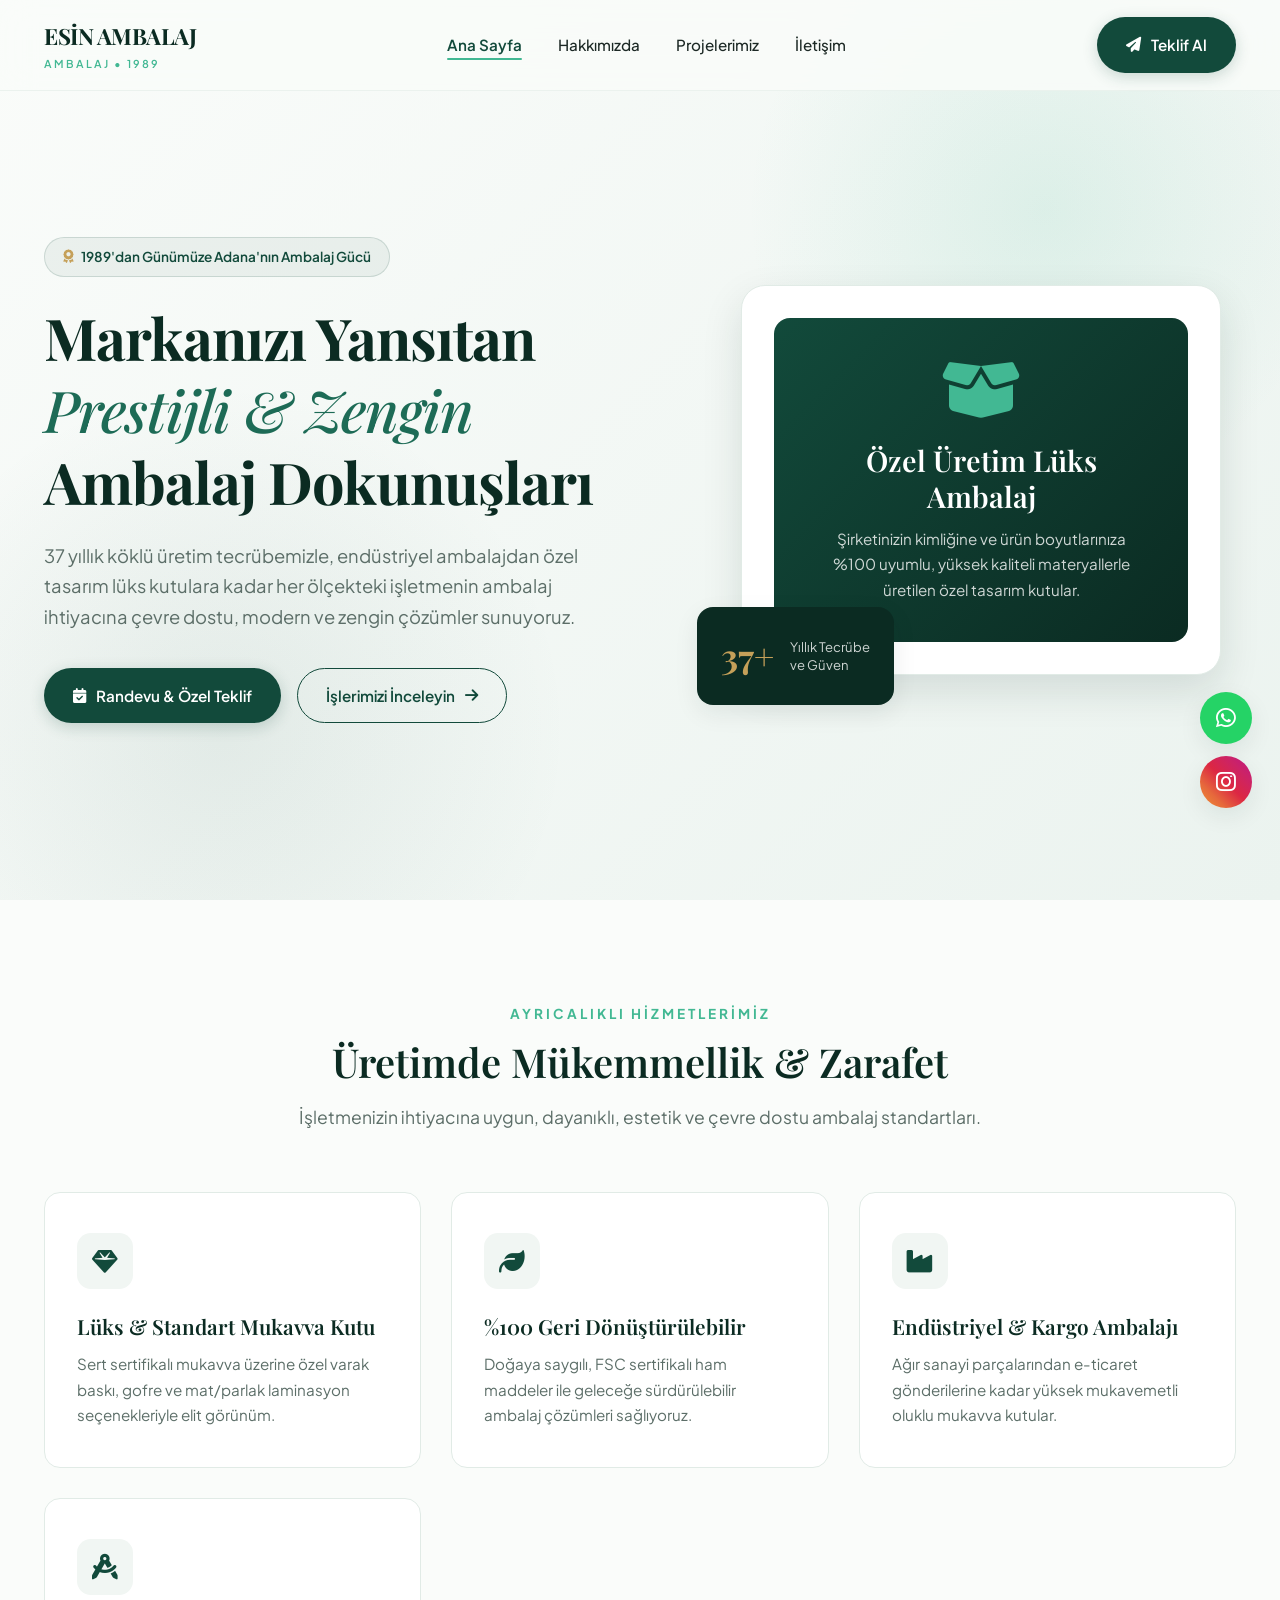
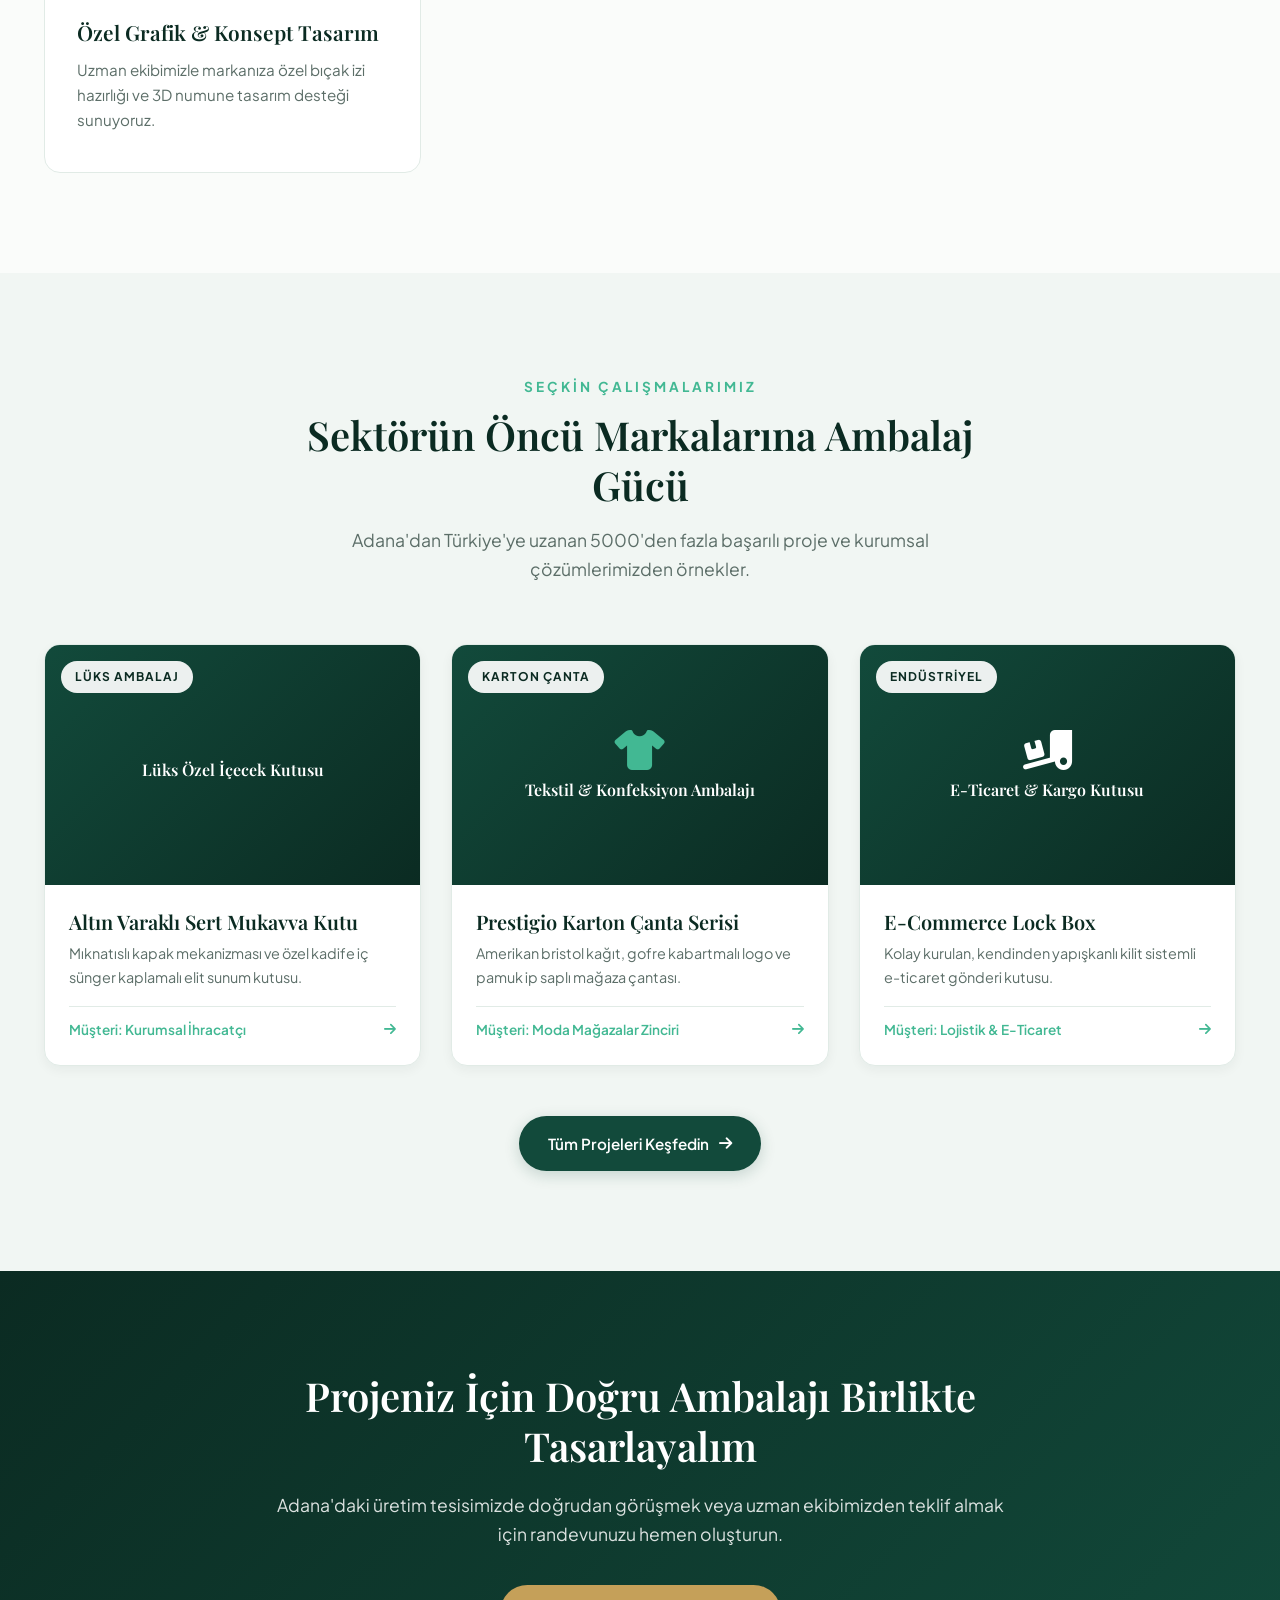
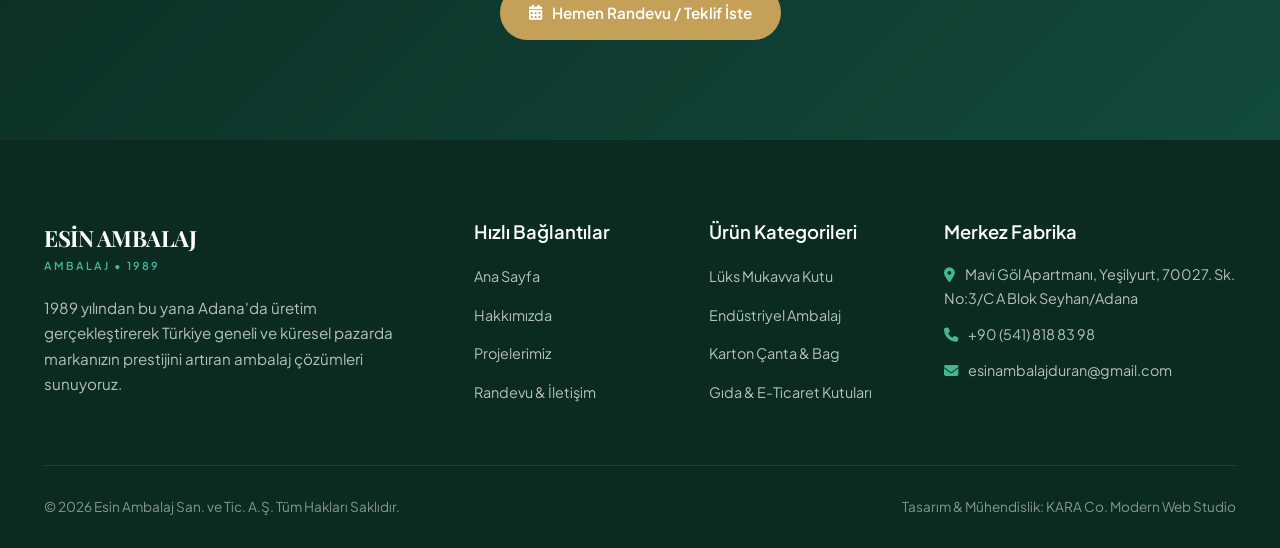
<file: index.html>
<!DOCTYPE html>
<html lang="tr">
<head>
  <meta charset="UTF-8">
  <meta name="viewport" content="width=device-width, initial-scale=1.0">
  <meta name="description" content="Esin Ambalaj - Adana'da 1989'dan bu yana sürdürülebilir, lüks ve özel ambalaj çözümleri üretmektedir.">
  <title>Esin Ambalaj | Estetik & Sürdürülebilir Ambalaj Çözümleri</title>
  
  <!-- Google Fonts -->
  <link rel="preconnect" href="https://fonts.googleapis.com">
  <link rel="preconnect" href="https://fonts.gstatic.com" crossorigin>
  <link href="https://fonts.googleapis.com/css2?family=Playfair+Display:ital,wght@0,500;0,600;0,700;1,400&family=Plus+Jakarta+Sans:wght@400;500;600;700&display=swap" rel="stylesheet">
  
  <!-- FontAwesome Icons -->
  <link rel="stylesheet" href="https://cdnjs.cloudflare.com/ajax/libs/font-awesome/6.4.0/css/all.min.css">
  
  <!-- Custom CSS -->
  <link rel="stylesheet" href="css/style.css">
</head>
<body>

  <!-- Navigation Bar -->
  <header class="navbar">
    <div class="container nav-container">
      <a href="index.html" class="brand-logo">
        <div class="logo-text">
          <span class="logo-title">ESİN AMBALAJ</span>
          <span class="logo-subtitle">AMBALAJ • 1989</span>
        </div>
      </a>

      <nav>
        <ul class="nav-menu">
          <li><a href="index.html" class="nav-link active">Ana Sayfa</a></li>
          <li><a href="hakkimizda.html" class="nav-link ">Hakkımızda</a></li>
          <li><a href="projeler.html" class="nav-link ">Projelerimiz</a></li>
          <li><a href="iletisim.html" class="nav-link ">İletişim</a></li>
        </ul>
      </nav>

      <div class="nav-actions">
        <a href="iletisim.html#teklif-formu" class="btn btn-primary">
          <i class="fa-solid fa-paper-plane"></i>
          <span>Teklif Al</span>
        </a>
        <button class="hamburger" aria-label="Menü Aç">
          <span></span>
          <span></span>
          <span></span>
        </button>
      </div>
    </div>
  </header>

  <!-- Hero Section -->
  <section class="hero">
    <div class="hero-bg-shapes">
      <div class="shape-1"></div>
      <div class="shape-2"></div>
    </div>

    <div class="container">
      <div class="hero-grid">
        <div class="hero-content">
          <div class="hero-badge fade-in-up">
            <i class="fa-solid fa-award text-gold"></i>
            <span>1989'dan Günümüze Adana'nın Ambalaj Gücü</span>
          </div>

          <h1 class="hero-title fade-in-up">
            Markanızı Yansıtan <span>Prestijli & Zengin</span> Ambalaj Dokunuşları
          </h1>

          <p class="hero-desc fade-in-up">
            37 yıllık köklü üretim tecrübemizle, endüstriyel ambalajdan özel tasarım lüks kutulara kadar her ölçekteki işletmenin ambalaj ihtiyacına çevre dostu, modern ve zengin çözümler sunuyoruz.
          </p>

          <div class="hero-cta fade-in-up">
            <a href="iletisim.html#teklif-formu" class="btn btn-primary">
              <i class="fa-solid fa-calendar-check"></i>
              <span>Randevu & Özel Teklif</span>
            </a>
            <a href="projeler.html" class="btn btn-outline">
              <span>İşlerimizi İnceleyin</span>
              <i class="fa-solid fa-arrow-right"></i>
            </a>
          </div>
        </div>

        <div class="hero-card-stack fade-in-up">
          <div class="main-hero-card">
            <div style="background: linear-gradient(135deg, #124A3B 0%, #0B2B22 100%); color:#fff; border-radius: 16px; padding: 40px; text-align: center; position: relative; overflow: hidden;">
              <i class="fa-solid fa-box-open" style="font-size: 4rem; color: #42B893; margin-bottom: 20px;"></i>
              <h3 style="color:#fff; font-size: 1.8rem; margin-bottom: 12px;">Özel Üretim Lüks Ambalaj</h3>
              <p style="color: rgba(255,255,255,0.8); font-size: 0.95rem;">Şirketinizin kimliğine ve ürün boyutlarınıza %100 uyumlu, yüksek kaliteli materyallerle üretilen özel tasarım kutular.</p>
            </div>
          </div>

          <div class="floating-stat-card">
            <div class="stat-num">37+</div>
            <div class="stat-lbl">Yıllık Tecrübe<br>ve Güven</div>
          </div>
        </div>
      </div>
    </div>
  </section>

  <!-- Key Services / Features -->
  <section class="section-padding">
    <div class="container">
      <div class="section-header fade-in-up">
        <span class="section-subtitle">Ayrıcalıklı Hizmetlerimiz</span>
        <h2 class="section-title">Üretimde Mükemmellik & Zarafet</h2>
        <p class="section-description">İşletmenizin ihtiyacına uygun, dayanıklı, estetik ve çevre dostu ambalaj standartları.</p>
      </div>

      <div class="features-grid">
        <div class="feature-card fade-in-up">
          <div class="feature-icon">
            <i class="fa-solid fa-gem"></i>
          </div>
          <h3 class="feature-title">Lüks & Standart Mukavva Kutu</h3>
          <p class="feature-text">Sert sertifikalı mukavva üzerine özel varak baskı, gofre ve mat/parlak laminasyon seçenekleriyle elit görünüm.</p>
        </div>

        <div class="feature-card fade-in-up">
          <div class="feature-icon">
            <i class="fa-solid fa-leaf"></i>
          </div>
          <h3 class="feature-title">%100 Geri Dönüştürülebilir</h3>
          <p class="feature-text">Doğaya saygılı, FSC sertifikalı ham maddeler ile geleceğe sürdürülebilir ambalaj çözümleri sağlıyoruz.</p>
        </div>

        <div class="feature-card fade-in-up">
          <div class="feature-icon">
            <i class="fa-solid fa-industry"></i>
          </div>
          <h3 class="feature-title">Endüstriyel & Kargo Ambalajı</h3>
          <p class="feature-text">Ağır sanayi parçalarından e-ticaret gönderilerine kadar yüksek mukavemetli oluklu mukavva kutular.</p>
        </div>

        <div class="feature-card fade-in-up">
          <div class="feature-icon">
            <i class="fa-solid fa-drafting-compass"></i>
          </div>
          <h3 class="feature-title">Özel Grafik & Konsept Tasarım</h3>
          <p class="feature-text">Uzman ekibimizle markanıza özel bıçak izi hazırlığı ve 3D numune tasarım desteği sunuyoruz.</p>
        </div>
      </div>
    </div>
  </section>

  <!-- Showcase Teaser Section -->
  <section class="section-padding" style="background-color: var(--bg-subtle);">
    <div class="container">
      <div class="section-header fade-in-up">
        <span class="section-subtitle">Seçkin Çalışmalarımız</span>
        <h2 class="section-title">Sektörün Öncü Markalarına Ambalaj Gücü</h2>
        <p class="section-description">Adana'dan Türkiye'ye uzanan 5000'den fazla başarılı proje ve kurumsal çözümlerimizden örnekler.</p>
      </div>

      <div class="projects-grid">
        <div class="project-card fade-in-up">
          <div class="project-img-wrapper">
            <div class="project-placeholder-art">
              <i class="fa-solid fa-wine-glass-stripe" style="font-size: 2.5rem; margin-bottom: 10px; color: var(--accent-gold);"></i>
              <h4 style="color:#fff;">Lüks Özel İçecek Kutusu</h4>
            </div>
            <span class="project-badge">Lüks Ambalaj</span>
          </div>
          <div class="project-body">
            <h3 class="project-title">Altın Varaklı Sert Mukavva Kutu</h3>
            <p class="project-desc">Mıknatıslı kapak mekanizması ve özel kadife iç sünger kaplamalı elit sunum kutusu.</p>
            <div class="project-meta">
              <span>Müşteri: Kurumsal İhracatçı</span>
              <i class="fa-solid fa-arrow-right"></i>
            </div>
          </div>
        </div>

        <div class="project-card fade-in-up">
          <div class="project-img-wrapper">
            <div class="project-placeholder-art">
              <i class="fa-solid fa-shirt" style="font-size: 2.5rem; margin-bottom: 10px; color: var(--accent-mint);"></i>
              <h4 style="color:#fff;">Tekstil & Konfeksiyon Ambalajı</h4>
            </div>
            <span class="project-badge">Karton Çanta</span>
          </div>
          <div class="project-body">
            <h3 class="project-title">Prestigio Karton Çanta Serisi</h3>
            <p class="project-desc">Amerikan bristol kağıt, gofre kabartmalı logo ve pamuk ip saplı mağaza çantası.</p>
            <div class="project-meta">
              <span>Müşteri: Moda Mağazalar Zinciri</span>
              <i class="fa-solid fa-arrow-right"></i>
            </div>
          </div>
        </div>

        <div class="project-card fade-in-up">
          <div class="project-img-wrapper">
            <div class="project-placeholder-art">
              <i class="fa-solid fa-truck-ramp-box" style="font-size: 2.5rem; margin-bottom: 10px; color: #fff;"></i>
              <h4 style="color:#fff;">E-Ticaret & Kargo Kutusu</h4>
            </div>
            <span class="project-badge">Endüstriyel</span>
          </div>
          <div class="project-body">
            <h3 class="project-title">E-Commerce Lock Box</h3>
            <p class="project-desc">Kolay kurulan, kendinden yapışkanlı kilit sistemli e-ticaret gönderi kutusu.</p>
            <div class="project-meta">
              <span>Müşteri: Lojistik & E-Ticaret</span>
              <i class="fa-solid fa-arrow-right"></i>
            </div>
          </div>
        </div>
      </div>

      <div style="text-align: center; margin-top: 50px;">
        <a href="projeler.html" class="btn btn-primary">
          <span>Tüm Projeleri Keşfedin</span>
          <i class="fa-solid fa-arrow-right"></i>
        </a>
      </div>
    </div>
  </section>

  <!-- CTA Banner -->
  <section class="section-padding" style="background: linear-gradient(135deg, var(--primary-dark) 0%, var(--primary) 100%); color: #fff;">
    <div class="container" style="text-align: center; max-width: 800px;">
      <h2 style="color: #fff; font-size: 2.5rem; margin-bottom: 20px;" class="fade-in-up">Projeniz İçin Doğru Ambalajı Birlikte Tasarlayalım</h2>
      <p style="color: rgba(255,255,255,0.85); font-size: 1.1rem; margin-bottom: 36px;" class="fade-in-up">Adana'daki üretim tesisimizde doğrudan görüşmek veya uzman ekibimizden teklif almak için randevunuzu hemen oluşturun.</p>
      <a href="iletisim.html" class="btn btn-gold fade-in-up">
        <i class="fa-solid fa-calendar-days"></i>
        <span>Hemen Randevu / Teklif İste</span>
      </a>
    </div>
  </section>

  <!-- Floating Quick Action Buttons -->
  <div class="floating-actions">
    <a href="https://wa.me/905320000000" target="_blank" class="float-btn float-whatsapp" title="WhatsApp Hızlı İletişim">
      <i class="fa-brands fa-whatsapp"></i>
    </a>
    <a href="https://instagram.com" target="_blank" class="float-btn float-instagram" title="Instagram Sayfamız">
      <i class="fa-brands fa-instagram"></i>
    </a>
    <a href="#" class="float-btn float-top" title="Yukarı Çık">
      <i class="fa-solid fa-arrow-up"></i>
    </a>
  </div>

  <!-- Footer -->
  <footer class="footer">
    <div class="container">
      <div class="footer-grid">
        <div class="footer-brand">
          <div class="brand-logo" style="margin-bottom: 20px;">
            <div class="logo-text">
              <span class="logo-title" style="color: #fff;">ESİN AMBALAJ</span>
              <span class="logo-subtitle">AMBALAJ • 1989</span>
            </div>
          </div>
          <p>1989 yılından bu yana Adana'da üretim gerçekleştirerek Türkiye geneli ve küresel pazarda markanızın prestijini artıran ambalaj çözümleri sunuyoruz.</p>
        </div>

        <div>
          <h4 class="footer-title">Hızlı Bağlantılar</h4>
          <ul class="footer-links">
            <li><a href="index.html">Ana Sayfa</a></li>
            <li><a href="hakkimizda.html">Hakkımızda</a></li>
            <li><a href="projeler.html">Projelerimiz</a></li>
            <li><a href="iletisim.html">Randevu & İletişim</a></li>
          </ul>
        </div>

        <div>
          <h4 class="footer-title">Ürün Kategorileri</h4>
          <ul class="footer-links">
            <li><a href="projeler.html">Lüks Mukavva Kutu</a></li>
            <li><a href="projeler.html">Endüstriyel Ambalaj</a></li>
            <li><a href="projeler.html">Karton Çanta & Bag</a></li>
            <li><a href="projeler.html">Gıda & E-Ticaret Kutuları</a></li>
          </ul>
        </div>

        <div>
          <h4 class="footer-title">Merkez Fabrika</h4>
          <p style="color: rgba(255,255,255,0.7); font-size: 0.9rem; margin-bottom: 12px;">
            <i class="fa-solid fa-location-dot text-mint" style="margin-right: 8px;"></i>
            Mavi Göl Apartmanı, Yeşilyurt, 70027. Sk. No:3/C A Blok Seyhan/Adana
          </p>
          <p style="color: rgba(255,255,255,0.7); font-size: 0.9rem; margin-bottom: 12px;">
            <i class="fa-solid fa-phone text-mint" style="margin-right: 8px;"></i>
            +90 (541) 818 83 98
          </p>
          <p style="color: rgba(255,255,255,0.7); font-size: 0.9rem;">
            <i class="fa-solid fa-envelope text-mint" style="margin-right: 8px;"></i>
            esinambalajduran@gmail.com
          </p>
        </div>
      </div>

      <div class="footer-bottom">
        <p>&copy; 2026 Esin Ambalaj San. ve Tic. A.Ş. Tüm Hakları Saklıdır.</p>
        <p>Tasarım & Mühendislik: KARA Co. Modern Web Studio</p>
      </div>
    </div>
  </footer>

  <script src="js/script.js"></script>
</body>
</html>
</file>
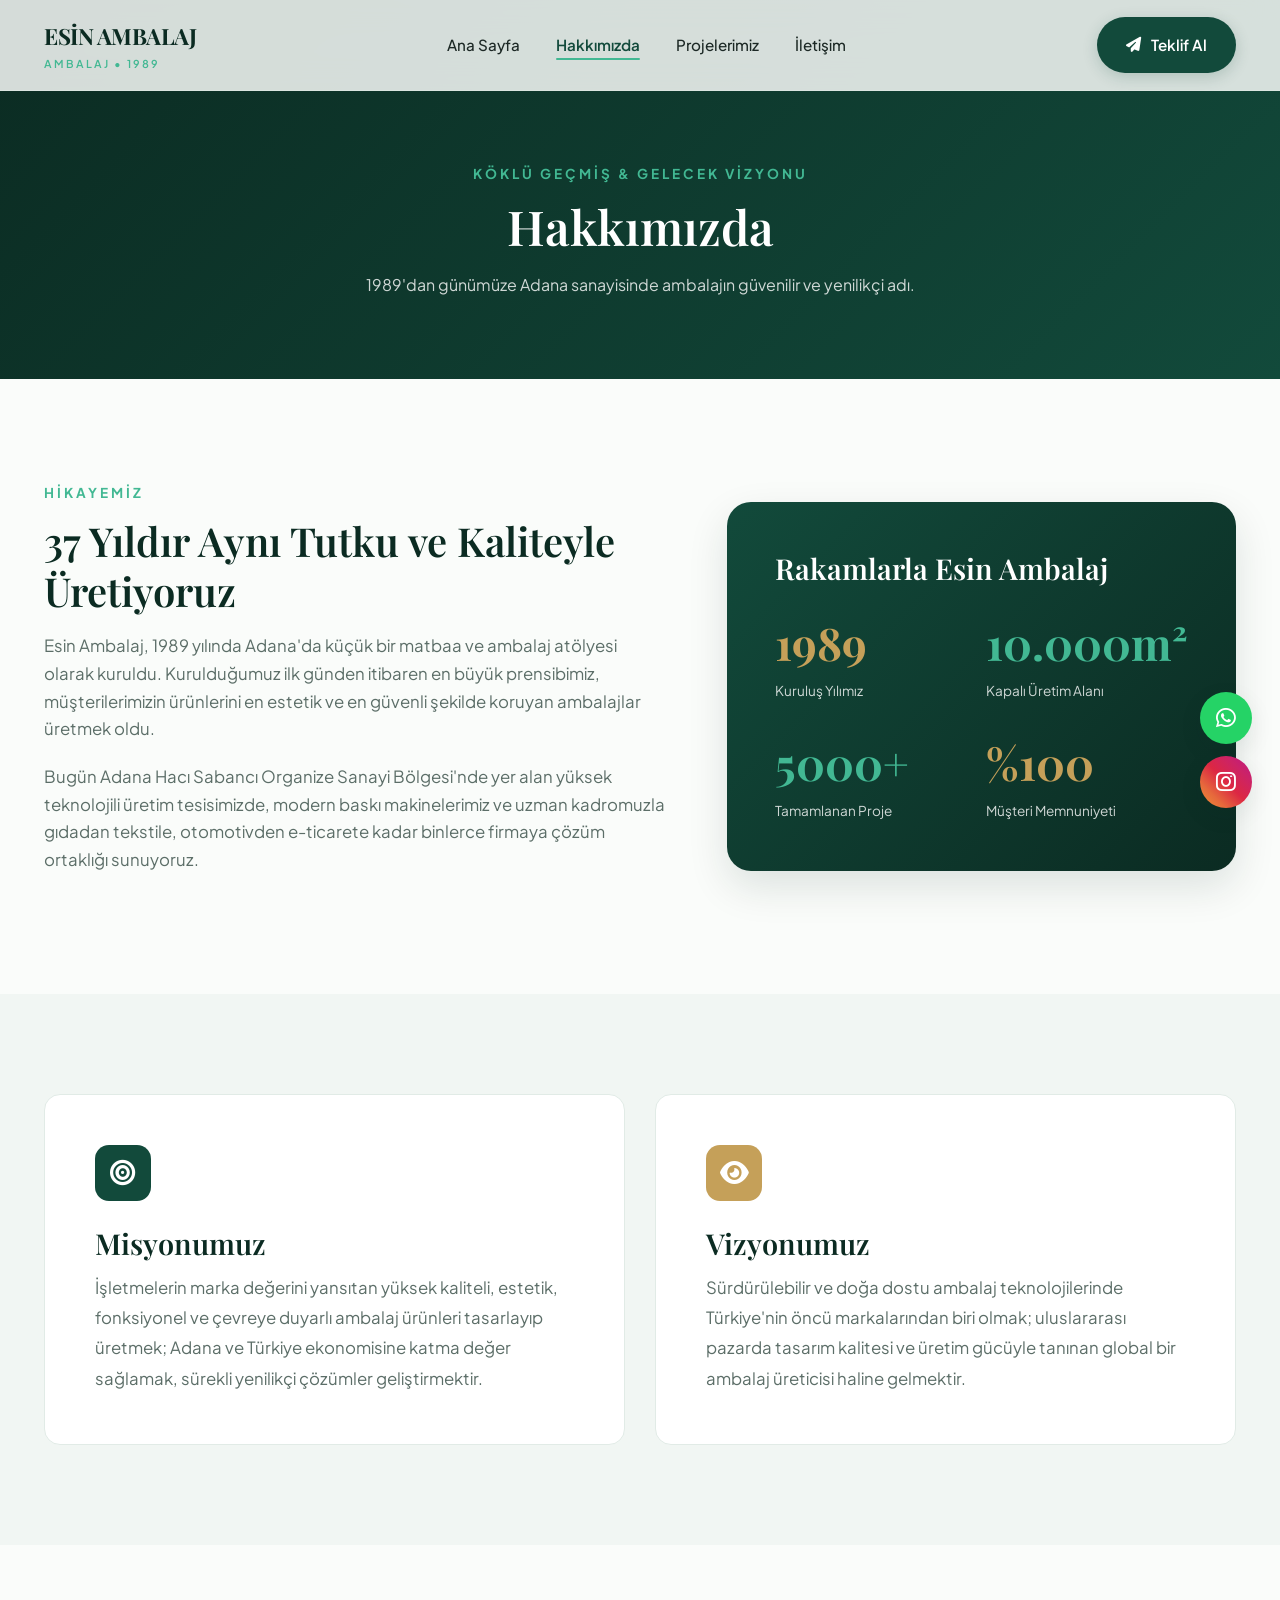
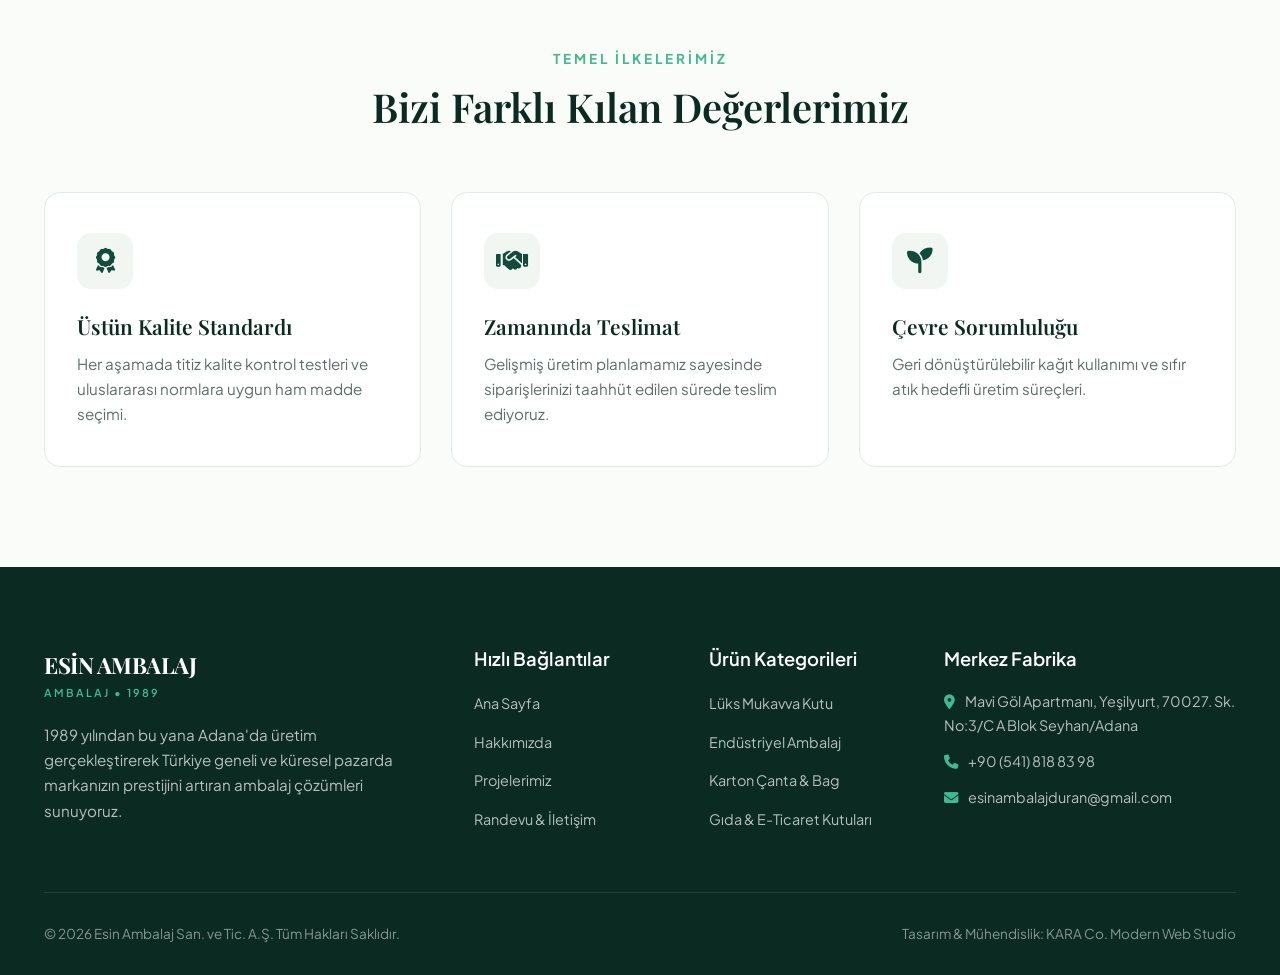
<file: hakkimizda.html>
<!DOCTYPE html>
<html lang="tr">
<head>
  <meta charset="UTF-8">
  <meta name="viewport" content="width=device-width, initial-scale=1.0">
  <meta name="description" content="Esin Ambalaj - Adana'da 1989'dan bu yana sürdürülebilir, lüks ve özel ambalaj çözümleri üretmektedir.">
  <title>Esin Ambalaj | Estetik & Sürdürülebilir Ambalaj Çözümleri</title>
  
  <!-- Google Fonts -->
  <link rel="preconnect" href="https://fonts.googleapis.com">
  <link rel="preconnect" href="https://fonts.gstatic.com" crossorigin>
  <link href="https://fonts.googleapis.com/css2?family=Playfair+Display:ital,wght@0,500;0,600;0,700;1,400&family=Plus+Jakarta+Sans:wght@400;500;600;700&display=swap" rel="stylesheet">
  
  <!-- FontAwesome Icons -->
  <link rel="stylesheet" href="https://cdnjs.cloudflare.com/ajax/libs/font-awesome/6.4.0/css/all.min.css">
  
  <!-- Custom CSS -->
  <link rel="stylesheet" href="css/style.css">
</head>
<body>

  <!-- Navigation Bar -->
  <header class="navbar">
    <div class="container nav-container">
        <div class="logo-text">
          <span class="logo-title">ESİN AMBALAJ</span>
          <span class="logo-subtitle">AMBALAJ • 1989</span>
        </div>
      </a>

      <nav>
        <ul class="nav-menu">
          <li><a href="index.html" class="nav-link ">Ana Sayfa</a></li>
          <li><a href="hakkimizda.html" class="nav-link active">Hakkımızda</a></li>
          <li><a href="projeler.html" class="nav-link ">Projelerimiz</a></li>
          <li><a href="iletisim.html" class="nav-link ">İletişim</a></li>
        </ul>
      </nav>

      <div class="nav-actions">
        <a href="iletisim.html#teklif-formu" class="btn btn-primary">
          <i class="fa-solid fa-paper-plane"></i>
          <span>Teklif Al</span>
        </a>
        <button class="hamburger" aria-label="Menü Aç">
          <span></span>
          <span></span>
          <span></span>
        </button>
      </div>
    </div>
  </header>

  <!-- Page Header -->
  <section style="padding: 160px 0 80px; background: linear-gradient(135deg, var(--primary-dark) 0%, var(--primary) 100%); color: #fff; text-align: center;">
    <div class="container">
      <span style="color: var(--accent-mint); font-weight: 700; letter-spacing: 3px; font-size: 0.85rem; text-transform: uppercase;">Köklü Geçmiş & Gelecek Vizyonu</span>
      <h1 style="color: #fff; font-size: 3rem; margin-top: 10px;">Hakkımızda</h1>
      <p style="color: rgba(255,255,255,0.8); max-width: 600px; margin: 16px auto 0;">1989'dan günümüze Adana sanayisinde ambalajın güvenilir ve yenilikçi adı.</p>
    </div>
  </section>

  <!-- Story Section -->
  <section class="section-padding">
    <div class="container">
      <div class="hero-grid">
        <div class="fade-in-up">
          <span class="section-subtitle">Hikayemiz</span>
          <h2 class="section-title">37 Yıldır Aynı Tutku ve Kaliteyle Üretiyoruz</h2>
          <p style="color: var(--text-muted); margin-bottom: 20px; font-size: 1.05rem;">
            Esin Ambalaj, 1989 yılında Adana'da küçük bir matbaa ve ambalaj atölyesi olarak kuruldu. Kurulduğumuz ilk günden itibaren en büyük prensibimiz, müşterilerimizin ürünlerini en estetik ve en güvenli şekilde koruyan ambalajlar üretmek oldu.
          </p>
          <p style="color: var(--text-muted); margin-bottom: 20px; font-size: 1.05rem;">
            Bugün Adana Hacı Sabancı Organize Sanayi Bölgesi'nde yer alan yüksek teknolojili üretim tesisimizde, modern baskı makinelerimiz ve uzman kadromuzla gıdadan tekstile, otomotivden e-ticarete kadar binlerce firmaya çözüm ortaklığı sunuyoruz.
          </p>
        </div>

        <div class="form-wrapper fade-in-up" style="background: linear-gradient(135deg, #124A3B 0%, #0B2B22 100%); color:#fff; border:none;">
          <h3 style="color:#fff; font-size: 1.8rem; margin-bottom: 20px;">Rakamlarla Esin Ambalaj</h3>
          
          <div style="display: grid; grid-template-columns: 1fr 1fr; gap: 24px; text-align: left;">
            <div>
              <div style="font-family: var(--font-heading); font-size: 2.8rem; color: var(--accent-gold); font-weight: 700;">1989</div>
              <div style="font-size: 0.85rem; color: rgba(255,255,255,0.8);">Kuruluş Yılımız</div>
            </div>
            <div>
              <div style="font-family: var(--font-heading); font-size: 2.8rem; color: var(--accent-mint); font-weight: 700;">10.000m²</div>
              <div style="font-size: 0.85rem; color: rgba(255,255,255,0.8);">Kapalı Üretim Alanı</div>
            </div>
            <div>
              <div style="font-family: var(--font-heading); font-size: 2.8rem; color: var(--accent-mint); font-weight: 700;">5000+</div>
              <div style="font-size: 0.85rem; color: rgba(255,255,255,0.8);">Tamamlanan Proje</div>
            </div>
            <div>
              <div style="font-family: var(--font-heading); font-size: 2.8rem; color: var(--accent-gold); font-weight: 700;">%100</div>
              <div style="font-size: 0.85rem; color: rgba(255,255,255,0.8);">Müşteri Memnuniyeti</div>
            </div>
          </div>
        </div>
      </div>
    </div>
  </section>

  <!-- Mission & Vision Cards -->
  <section class="section-padding" style="background-color: var(--bg-subtle);">
    <div class="container">
      <div class="features-grid" style="grid-template-columns: 1fr 1fr;">
        <div class="feature-card fade-in-up" style="padding: 50px;">
          <div class="feature-icon" style="background: var(--primary); color: #fff;">
            <i class="fa-solid fa-bullseye"></i>
          </div>
          <h2 class="feature-title" style="font-size: 1.8rem;">Misyonumuz</h2>
          <p class="feature-text" style="font-size: 1.05rem; line-height: 1.8;">
            İşletmelerin marka değerini yansıtan yüksek kaliteli, estetik, fonksiyonel ve çevreye duyarlı ambalaj ürünleri tasarlayıp üretmek; Adana ve Türkiye ekonomisine katma değer sağlamak, sürekli yenilikçi çözümler geliştirmektir.
          </p>
        </div>

        <div class="feature-card fade-in-up" style="padding: 50px;">
          <div class="feature-icon" style="background: var(--accent-gold); color: #fff;">
            <i class="fa-solid fa-eye"></i>
          </div>
          <h2 class="feature-title" style="font-size: 1.8rem;">Vizyonumuz</h2>
          <p class="feature-text" style="font-size: 1.05rem; line-height: 1.8;">
            Sürdürülebilir ve doğa dostu ambalaj teknolojilerinde Türkiye'nin öncü markalarından biri olmak; uluslararası pazarda tasarım kalitesi ve üretim gücüyle tanınan global bir ambalaj üreticisi haline gelmektir.
          </p>
        </div>
      </div>
    </div>
  </section>

  <!-- Core Values -->
  <section class="section-padding">
    <div class="container">
      <div class="section-header fade-in-up">
        <span class="section-subtitle">Temel İlkelerimiz</span>
        <h2 class="section-title">Bizi Farklı Kılan Değerlerimiz</h2>
      </div>

      <div class="features-grid">
        <div class="feature-card fade-in-up">
          <div class="feature-icon"><i class="fa-solid fa-award"></i></div>
          <h3 class="feature-title">Üstün Kalite Standardı</h3>
          <p class="feature-text">Her aşamada titiz kalite kontrol testleri ve uluslararası normlara uygun ham madde seçimi.</p>
        </div>

        <div class="feature-card fade-in-up">
          <div class="feature-icon"><i class="fa-solid fa-handshake"></i></div>
          <h3 class="feature-title">Zamanında Teslimat</h3>
          <p class="feature-text">Gelişmiş üretim planlamamız sayesinde siparişlerinizi taahhüt edilen sürede teslim ediyoruz.</p>
        </div>

        <div class="feature-card fade-in-up">
          <div class="feature-icon"><i class="fa-solid fa-seedling"></i></div>
          <h3 class="feature-title">Çevre Sorumluluğu</h3>
          <p class="feature-text">Geri dönüştürülebilir kağıt kullanımı ve sıfır atık hedefli üretim süreçleri.</p>
        </div>
      </div>
    </div>
  </section>

  <!-- Floating Quick Action Buttons -->
  <div class="floating-actions">
    <a href="https://wa.me/905320000000" target="_blank" class="float-btn float-whatsapp" title="WhatsApp Hızlı İletişim">
      <i class="fa-brands fa-whatsapp"></i>
    </a>
    <a href="https://instagram.com" target="_blank" class="float-btn float-instagram" title="Instagram Sayfamız">
      <i class="fa-brands fa-instagram"></i>
    </a>
    <a href="#" class="float-btn float-top" title="Yukarı Çık">
      <i class="fa-solid fa-arrow-up"></i>
    </a>
  </div>

  <!-- Footer -->
  <footer class="footer">
    <div class="container">
      <div class="footer-grid">
        <div class="footer-brand">
          <div class="brand-logo" style="margin-bottom: 20px;">
            <div class="logo-text">
              <span class="logo-title" style="color: #fff;">ESİN AMBALAJ</span>
              <span class="logo-subtitle">AMBALAJ • 1989</span>
            </div>
          </div>
          <p>1989 yılından bu yana Adana'da üretim gerçekleştirerek Türkiye geneli ve küresel pazarda markanızın prestijini artıran ambalaj çözümleri sunuyoruz.</p>
        </div>

        <div>
          <h4 class="footer-title">Hızlı Bağlantılar</h4>
          <ul class="footer-links">
            <li><a href="index.html">Ana Sayfa</a></li>
            <li><a href="hakkimizda.html">Hakkımızda</a></li>
            <li><a href="projeler.html">Projelerimiz</a></li>
            <li><a href="iletisim.html">Randevu & İletişim</a></li>
          </ul>
        </div>

        <div>
          <h4 class="footer-title">Ürün Kategorileri</h4>
          <ul class="footer-links">
            <li><a href="projeler.html">Lüks Mukavva Kutu</a></li>
            <li><a href="projeler.html">Endüstriyel Ambalaj</a></li>
            <li><a href="projeler.html">Karton Çanta & Bag</a></li>
            <li><a href="projeler.html">Gıda & E-Ticaret Kutuları</a></li>
          </ul>
        </div>

        <div>
          <h4 class="footer-title">Merkez Fabrika</h4>
          <p style="color: rgba(255,255,255,0.7); font-size: 0.9rem; margin-bottom: 12px;">
            <i class="fa-solid fa-location-dot text-mint" style="margin-right: 8px;"></i>
            Mavi Göl Apartmanı, Yeşilyurt, 70027. Sk. No:3/C A Blok Seyhan/Adana
          </p>
          <p style="color: rgba(255,255,255,0.7); font-size: 0.9rem; margin-bottom: 12px;">
            <i class="fa-solid fa-phone text-mint" style="margin-right: 8px;"></i>
            +90 (541) 818 83 98
          </p>
          <p style="color: rgba(255,255,255,0.7); font-size: 0.9rem;">
            <i class="fa-solid fa-envelope text-mint" style="margin-right: 8px;"></i>
            esinambalajduran@gmail.com
          </p>
        </div>
      </div>

      <div class="footer-bottom">
        <p>&copy; 2026 Esin Ambalaj San. ve Tic. A.Ş. Tüm Hakları Saklıdır.</p>
        <p>Tasarım & Mühendislik: KARA Co. Modern Web Studio</p>
      </div>
    </div>
  </footer>

  <script src="js/script.js"></script>
</body>
</html>
</file>
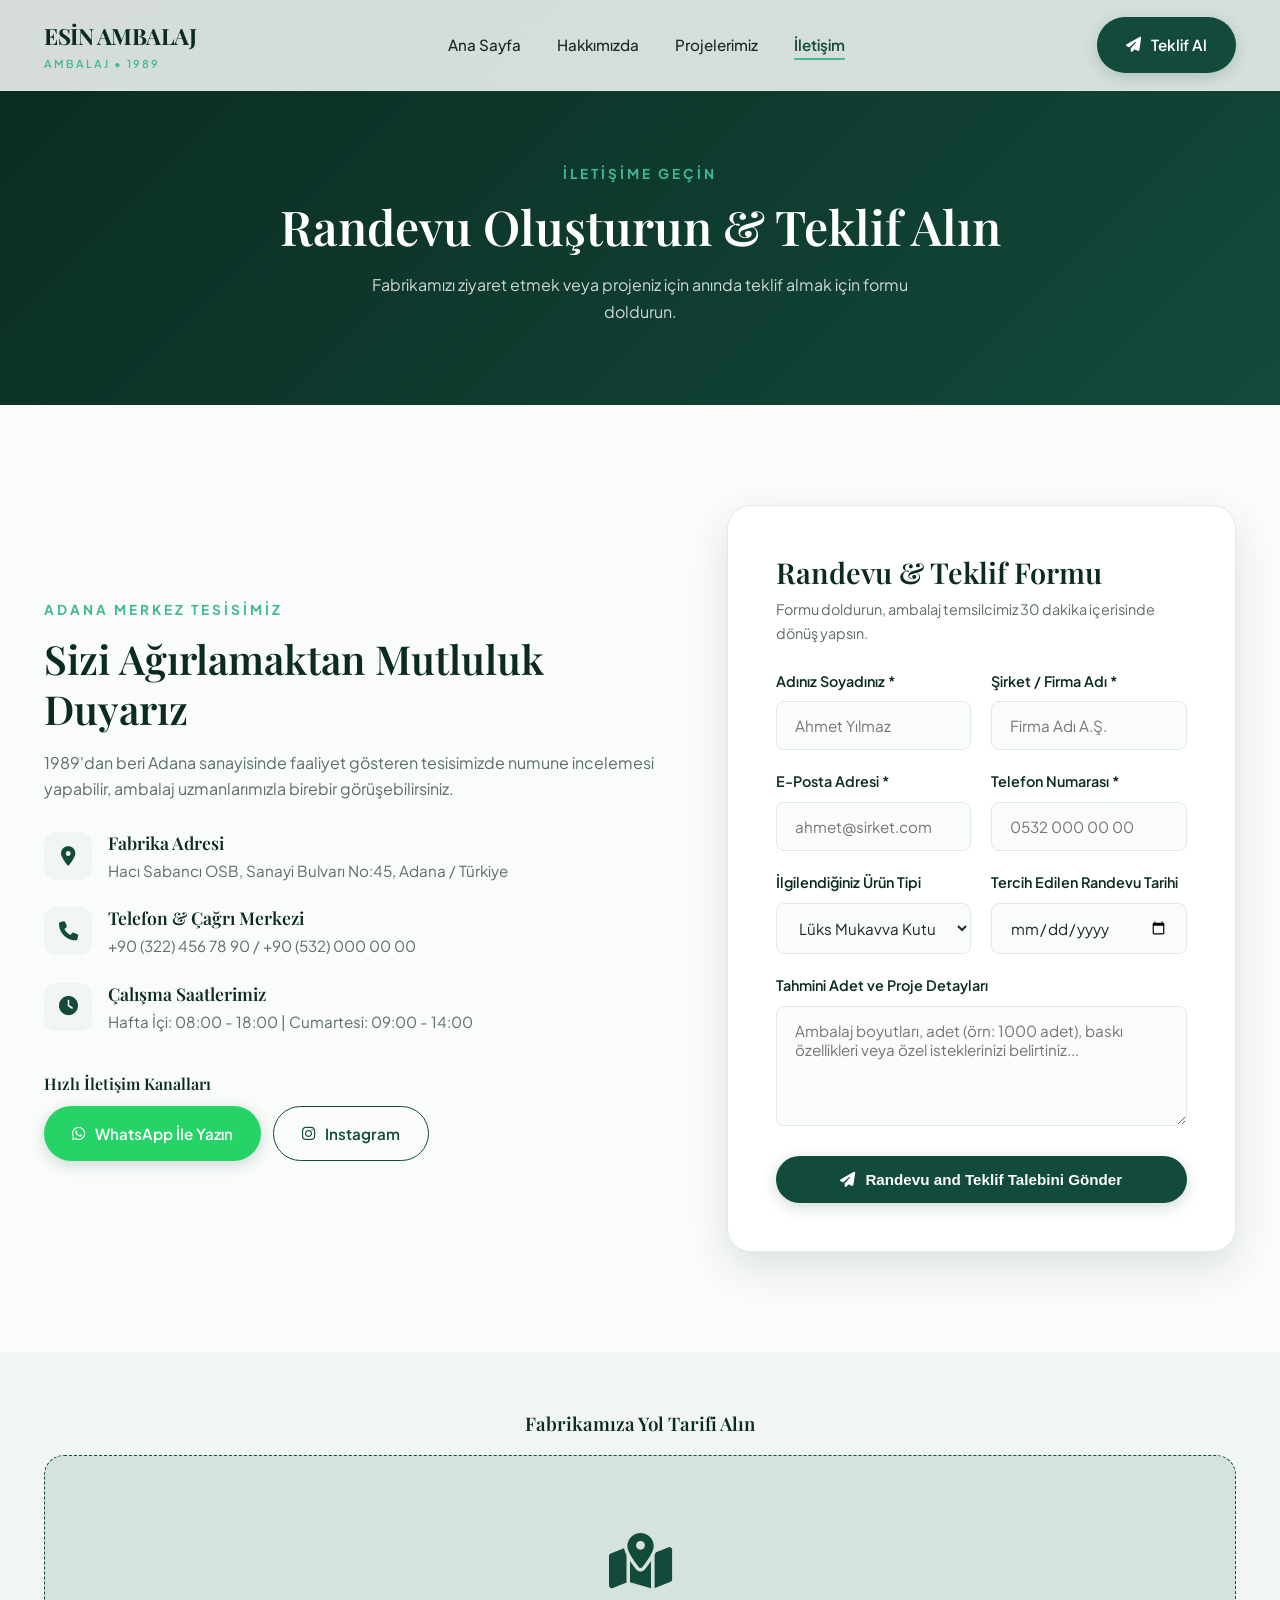
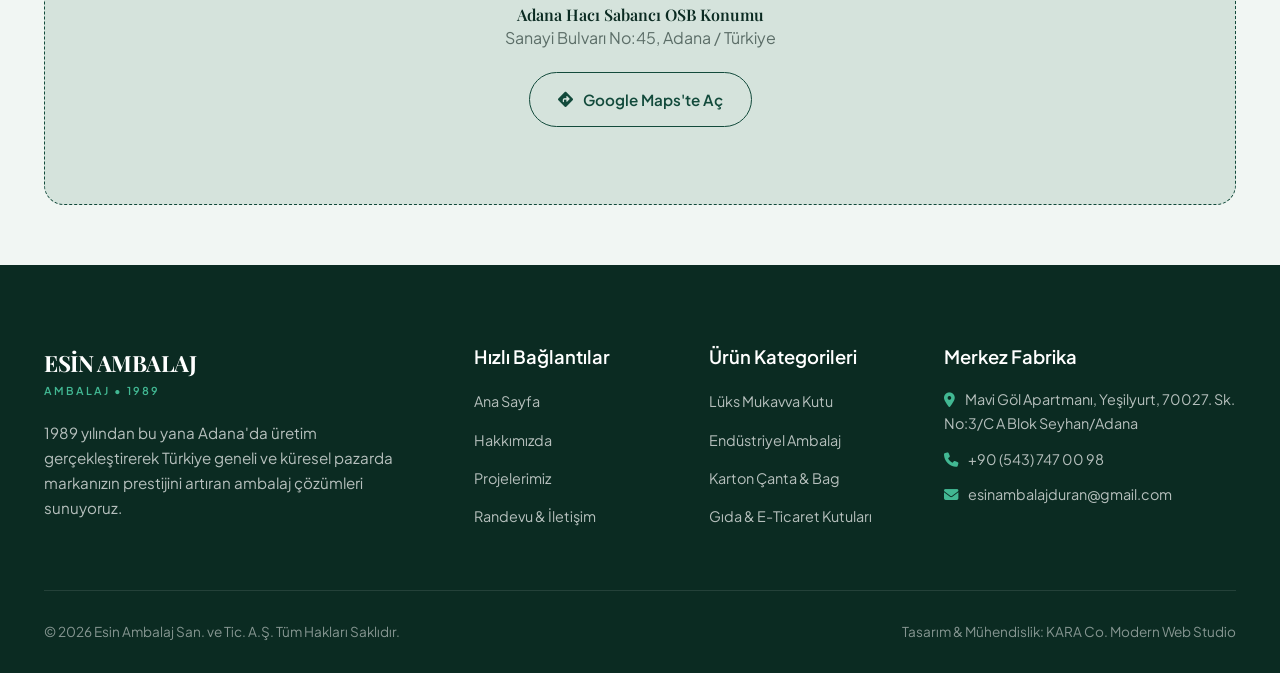
<file: iletisim.html>
<!DOCTYPE html>
<html lang="tr">
<head>
  <meta charset="UTF-8">
  <meta name="viewport" content="width=device-width, initial-scale=1.0">
  <meta name="description" content="Esin Ambalaj - Adana'da 1989'dan bu yana sürdürülebilir, lüks ve özel ambalaj çözümleri üretmektedir.">
  <title>Esin Ambalaj | Estetik & Sürdürülebilir Ambalaj Çözümleri</title>
  
  <!-- Google Fonts -->
  <link rel="preconnect" href="https://fonts.googleapis.com">
  <link rel="preconnect" href="https://fonts.gstatic.com" crossorigin>
  <link href="https://fonts.googleapis.com/css2?family=Playfair+Display:ital,wght@0,500;0,600;0,700;1,400&family=Plus+Jakarta+Sans:wght@400;500;600;700&display=swap" rel="stylesheet">
  
  <!-- FontAwesome Icons -->
  <link rel="stylesheet" href="https://cdnjs.cloudflare.com/ajax/libs/font-awesome/6.4.0/css/all.min.css">
  
  <!-- Custom CSS -->
  <link rel="stylesheet" href="css/style.css">
</head>
<body>

  <!-- Navigation Bar -->
  <header class="navbar">
    <div class="container nav-container">
      <a href="index.html" class="brand-logo">
        <div class="logo-text">
          <span class="logo-title">ESİN AMBALAJ</span>
          <span class="logo-subtitle">AMBALAJ • 1989</span>
        </div>
      </a>

      <nav>
        <ul class="nav-menu">
          <li><a href="index.html" class="nav-link ">Ana Sayfa</a></li>
          <li><a href="hakkimizda.html" class="nav-link ">Hakkımızda</a></li>
          <li><a href="projeler.html" class="nav-link ">Projelerimiz</a></li>
          <li><a href="iletisim.html" class="nav-link active">İletişim</a></li>
        </ul>
      </nav>

      <div class="nav-actions">
        <a href="iletisim.html#teklif-formu" class="btn btn-primary">
          <i class="fa-solid fa-paper-plane"></i>
          <span>Teklif Al</span>
        </a>
        <button class="hamburger" aria-label="Menü Aç">
          <span></span>
          <span></span>
          <span></span>
        </button>
      </div>
    </div>
  </header>

  <!-- Page Header -->
  <section style="padding: 160px 0 80px; background: linear-gradient(135deg, var(--primary-dark) 0%, var(--primary) 100%); color: #fff; text-align: center;">
    <div class="container">
      <span style="color: var(--accent-mint); font-weight: 700; letter-spacing: 3px; font-size: 0.85rem; text-transform: uppercase;">İletişime Geçin</span>
      <h1 style="color: #fff; font-size: 3rem; margin-top: 10px;">Randevu Oluşturun & Teklif Alın</h1>
      <p style="color: rgba(255,255,255,0.8); max-width: 600px; margin: 16px auto 0;">Fabrikamızı ziyaret etmek veya projeniz için anında teklif almak için formu doldurun.</p>
    </div>
  </section>

  <!-- Contact Info & Form Section -->
  <section class="section-padding" id="teklif-formu">
    <div class="container">
      <div class="hero-grid">
        <!-- Left: Contact Details -->
        <div class="fade-in-up">
          <span class="section-subtitle">Adana Merkez Tesisimiz</span>
          <h2 class="section-title">Sizi Ağırlamaktan Mutluluk Duyarız</h2>
          <p style="color: var(--text-muted); margin-bottom: 30px;">
            1989'dan beri Adana sanayisinde faaliyet gösteren tesisimizde numune incelemesi yapabilir, ambalaj uzmanlarımızla birebir görüşebilirsiniz.
          </p>

          <div style="display: flex; flex-direction: column; gap: 24px; margin-bottom: 40px;">
            <div style="display: flex; gap: 16px; align-items: flex-start;">
              <div style="width: 48px; height: 48px; background: var(--bg-subtle); border-radius: 12px; display: flex; align-items: center; justify-content: center; color: var(--primary); font-size: 1.2rem;">
                <i class="fa-solid fa-location-dot"></i>
              </div>
              <div>
                <h4 style="font-size: 1.1rem; margin-bottom: 4px;">Fabrika Adresi</h4>
                <p style="color: var(--text-muted); font-size: 0.95rem;">Hacı Sabancı OSB, Sanayi Bulvarı No:45, Adana / Türkiye</p>
              </div>
            </div>

            <div style="display: flex; gap: 16px; align-items: flex-start;">
              <div style="width: 48px; height: 48px; background: var(--bg-subtle); border-radius: 12px; display: flex; align-items: center; justify-content: center; color: var(--primary); font-size: 1.2rem;">
                <i class="fa-solid fa-phone"></i>
              </div>
              <div>
                <h4 style="font-size: 1.1rem; margin-bottom: 4px;">Telefon & Çağrı Merkezi</h4>
                <p style="color: var(--text-muted); font-size: 0.95rem;">+90 (322) 456 78 90 / +90 (532) 000 00 00</p>
              </div>
            </div>

            <div style="display: flex; gap: 16px; align-items: flex-start;">
              <div style="width: 48px; height: 48px; background: var(--bg-subtle); border-radius: 12px; display: flex; align-items: center; justify-content: center; color: var(--primary); font-size: 1.2rem;">
                <i class="fa-solid fa-clock"></i>
              </div>
              <div>
                <h4 style="font-size: 1.1rem; margin-bottom: 4px;">Çalışma Saatlerimiz</h4>
                <p style="color: var(--text-muted); font-size: 0.95rem;">Hafta İçi: 08:00 - 18:00 | Cumartesi: 09:00 - 14:00</p>
              </div>
            </div>
          </div>

          <!-- Quick Social Buttons -->
          <div>
            <h4 style="margin-bottom: 12px;">Hızlı İletişim Kanalları</h4>
            <div style="display: flex; gap: 12px;">
              <a href="https://wa.me/905437470098" target="_blank" class="btn btn-primary" style="background-color: #25D366; border:none;">
                <i class="fa-brands fa-whatsapp"></i>
                <span>WhatsApp İle Yazın</span>
              </a>
              <a href="https://www.instagram.com/esinambalajadana/" target="_blank" class="btn btn-outline">
                <i class="fa-brands fa-instagram"></i>
                <span>Instagram</span>
              </a>
            </div>
          </div>
        </div>

        <!-- Right: Interactive Appointment / Quote Form -->
        <div class="form-wrapper fade-in-up">
          <h3 style="font-size: 1.8rem; margin-bottom: 8px;">Randevu & Teklif Formu</h3>
          <p style="color: var(--text-muted); font-size: 0.9rem; margin-bottom: 24px;">Formu doldurun, ambalaj temsilcimiz 30 dakika içerisinde dönüş yapsın.</p>

          <div id="formSuccess" style="display: none; background: #E8F8F3; color: #124A3B; padding: 16px; border-radius: 8px; margin-bottom: 20px; border: 1px solid #B8E6D5;">
            <i class="fa-solid fa-circle-check" style="margin-right: 8px;"></i>
            Talebiniz başarıyla alındı! En kısa sürede sizinle iletişime geçeceğiz.
          </div>

          <form id="quoteForm" action="https://formspree.io/f/mnpawjla" method="POST">
            <div class="form-grid">
              <div class="form-group">
                <label class="form-label">Adınız Soyadınız *</label>
                <input type="text" name="ad_soyad" class="form-control" placeholder="Ahmet Yılmaz" required>
              </div>

              <div class="form-group">
                <label class="form-label">Şirket / Firma Adı *</label>
                <input type="text" name="sirket" class="form-control" placeholder="Firma Adı A.Ş." required>
              </div>

              <div class="form-group">
                <label class="form-label">E-Posta Adresi *</label>
                <input type="email" name="email" class="form-control" placeholder="ahmet@sirket.com" required>
              </div>

              <div class="form-group">
                <label class="form-label">Telefon Numarası *</label>
                <input type="tel" name="telefon" class="form-control" placeholder="0532 000 00 00" required>
              </div>

              <div class="form-group">
                <label class="form-label">İlgilendiğiniz Ürün Tipi</label>
                <select name="urun_tipi" class="form-control">
                  <option>Lüks Mukavva Kutu</option>
                  <option>Karton Çanta / Bag</option>
                  <option>Endüstriyel Kargo Kutusu</option>
                  <option>Gıda & Tatlı Ambalajı</option>
                  <option>Diğer / Özel Tasarım</option>
                </select>
              </div>

              <div class="form-group">
                <label class="form-label">Tercih Edilen Randevu Tarihi</label>
                <input type="date" name="randevu_tarihi" class="form-control">
              </div>

              <div class="form-group full-width">
                <label class="form-label">Tahmini Adet ve Proje Detayları</label>
                <textarea name="detaylar" class="form-control" placeholder="Ambalaj boyutları, adet (örn: 1000 adet), baskı özellikleri veya özel isteklerinizi belirtiniz..."></textarea>
              </div>

              <div class="form-group full-width" style="margin-top: 10px;">
                <button type="submit" class="btn btn-primary" style="width: 100%;">
                  <i class="fa-solid fa-paper-plane"></i>
                  <span>Randevu and Teklif Talebini Gönder</span>
                </button>
              </div>
            </div>
          </form>
        </div>
      </div>
    </div>
  </section>

  <!-- Interactive Map Placeholder -->
  <section style="background: var(--bg-subtle); padding: 60px 0; text-align: center;">
    <div class="container">
      <h3 style="margin-bottom: 20px;">Fabrikamıza Yol Tarifi Alın</h3>
      <div style="background: #D5E3DC; height: 350px; border-radius: 20px; display: flex; flex-direction: column; align-items: center; justify-content: center; border: 1px dashed var(--primary);">
        <i class="fa-solid fa-map-location-dot" style="font-size: 3.5rem; color: var(--primary); margin-bottom: 16px;"></i>
        <h4 style="color: var(--primary-dark);">Adana Hacı Sabancı OSB Konumu</h4>
        <p style="color: var(--text-muted); margin-bottom: 20px;">Sanayi Bulvarı No:45, Adana / Türkiye</p>
        <a href="https://www.google.com/maps/place/MDK+Esin+Ambalaj/@37.0251967,35.3055899,900m/data=!3m2!1e3!4b1!4m6!3m5!1s0x15288f05c3078c9d:0x30d0b554a8051bd5!8m2!3d37.0251924!4d35.3081648!16s%2Fg%2F11vc5nz0yv?entry=ttu&g_ep=EgoyMDI2MDgxNy4wIKXMDSoASAFQAw%3D%3D" target="_blank" class="btn btn-outline">
          <i class="fa-solid fa-diamond-turn-right"></i>
          <span>Google Maps'te Aç</span>
        </a>
      </div>
    </div>
  </section>

  <!-- Footer -->
  <footer class="footer">
    <div class="container">
      <div class="footer-grid">
        <div class="footer-brand">
          <div class="brand-logo" style="margin-bottom: 20px;">
            <div class="logo-text">
              <span class="logo-title" style="color: #fff;">ESİN AMBALAJ</span>
              <span class="logo-subtitle">AMBALAJ • 1989</span>
            </div>
          </div>
          <p>1989 yılından bu yana Adana'da üretim gerçekleştirerek Türkiye geneli ve küresel pazarda markanızın prestijini artıran ambalaj çözümleri sunuyoruz.</p>
        </div>

        <div>
          <h4 class="footer-title">Hızlı Bağlantılar</h4>
          <ul class="footer-links">
            <li><a href="index.html">Ana Sayfa</a></li>
            <li><a href="hakkimizda.html">Hakkımızda</a></li>
            <li><a href="projeler.html">Projelerimiz</a></li>
            <li><a href="iletisim.html">Randevu & İletişim</a></li>
          </ul>
        </div>

        <div>
          <h4 class="footer-title">Ürün Kategorileri</h4>
          <ul class="footer-links">
            <li><a href="projeler.html">Lüks Mukavva Kutu</a></li>
            <li><a href="projeler.html">Endüstriyel Ambalaj</a></li>
            <li><a href="projeler.html">Karton Çanta & Bag</a></li>
            <li><a href="projeler.html">Gıda & E-Ticaret Kutuları</a></li>
          </ul>
        </div>

        <div>
          <h4 class="footer-title">Merkez Fabrika</h4>
          <p style="color: rgba(255,255,255,0.7); font-size: 0.9rem; margin-bottom: 12px;">
            <i class="fa-solid fa-location-dot text-mint" style="margin-right: 8px;"></i>
            Mavi Göl Apartmanı, Yeşilyurt, 70027. Sk. No:3/C A Blok Seyhan/Adana
          </p>
          <p style="color: rgba(255,255,255,0.7); font-size: 0.9rem; margin-bottom: 12px;">
            <i class="fa-solid fa-phone text-mint" style="margin-right: 8px;"></i>
            +90 (543) 747 00 98
          </p>
          <p style="color: rgba(255,255,255,0.7); font-size: 0.9rem;">
            <i class="fa-solid fa-envelope text-mint" style="margin-right: 8px;"></i>
            esinambalajduran@gmail.com
          </p>
        </div>
      </div>

      <div class="footer-bottom">
        <p>&copy; 2026 Esin Ambalaj San. ve Tic. A.Ş. Tüm Hakları Saklıdır.</p>
        <p>Tasarım & Mühendislik: KARA Co. Modern Web Studio</p>
      </div>
    </div>
  </footer>

  <script src="js/script.js"></script>
</body>
</html>
</file>
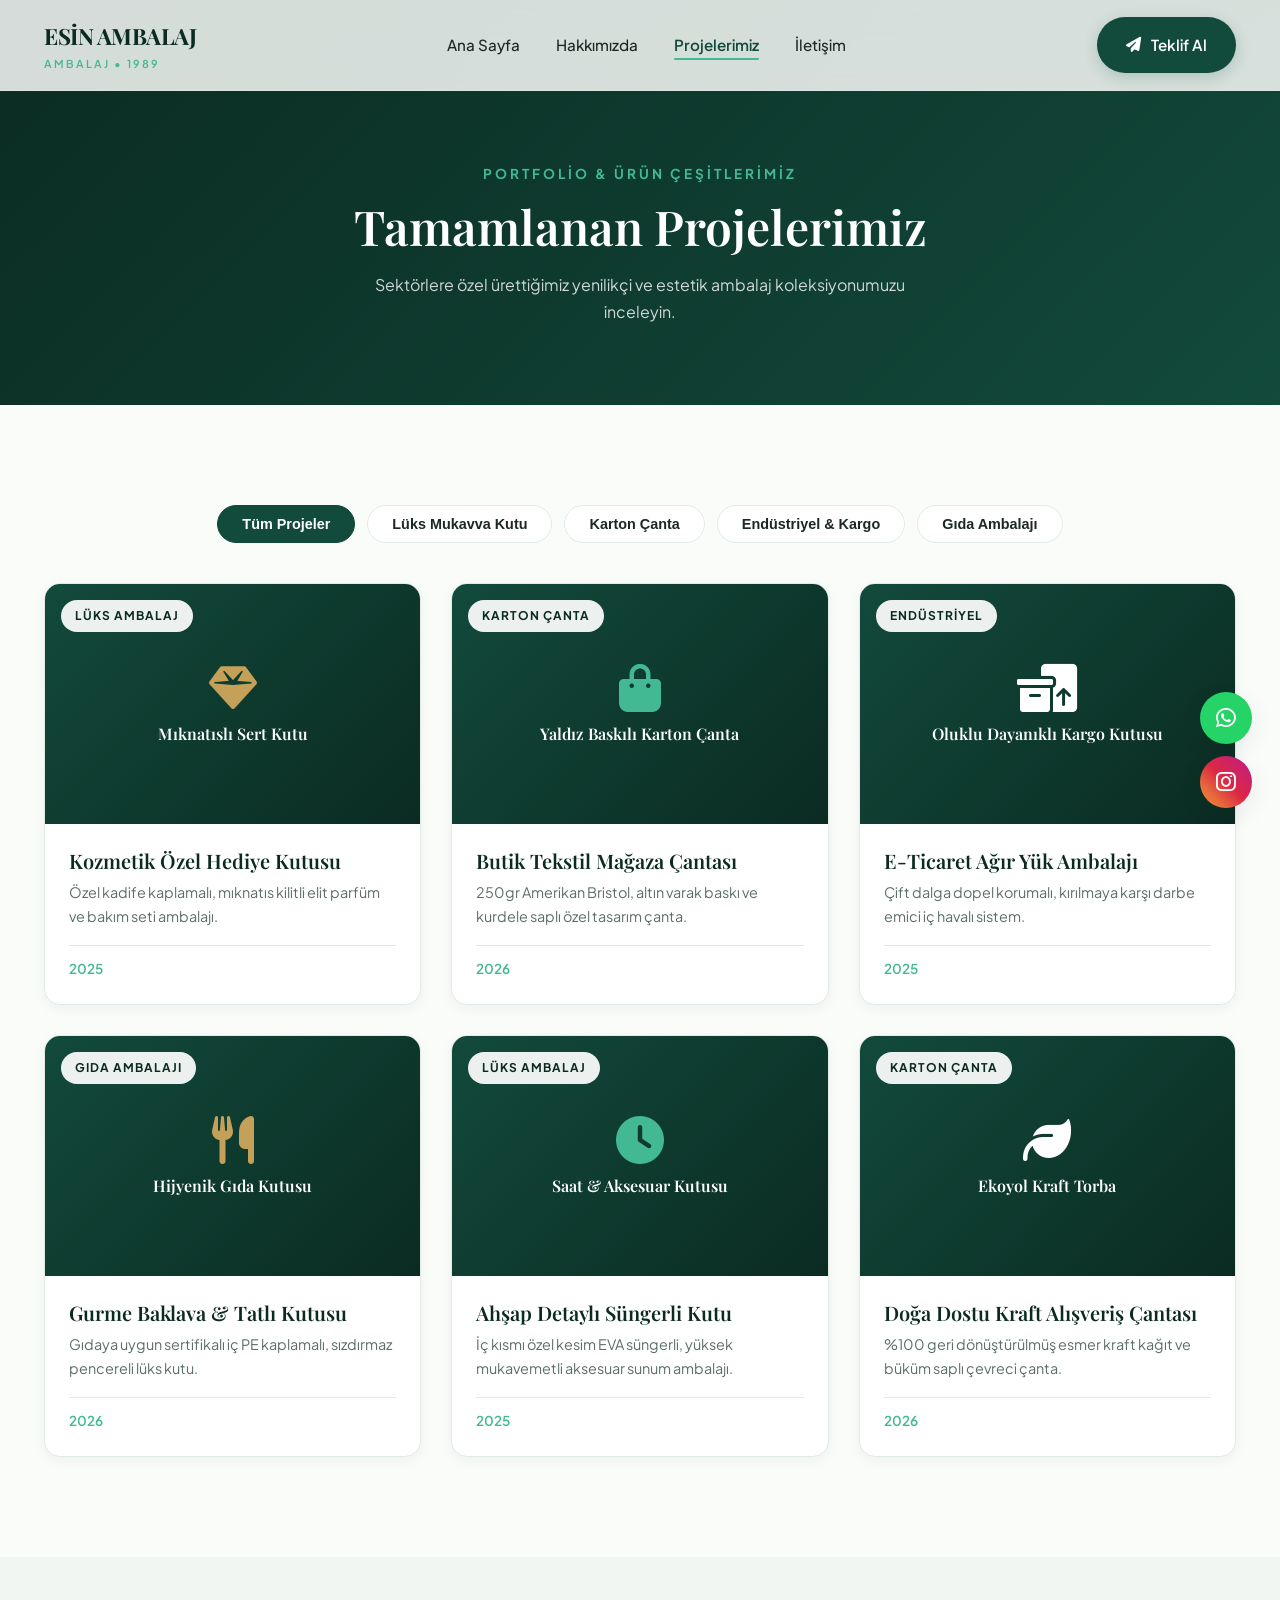
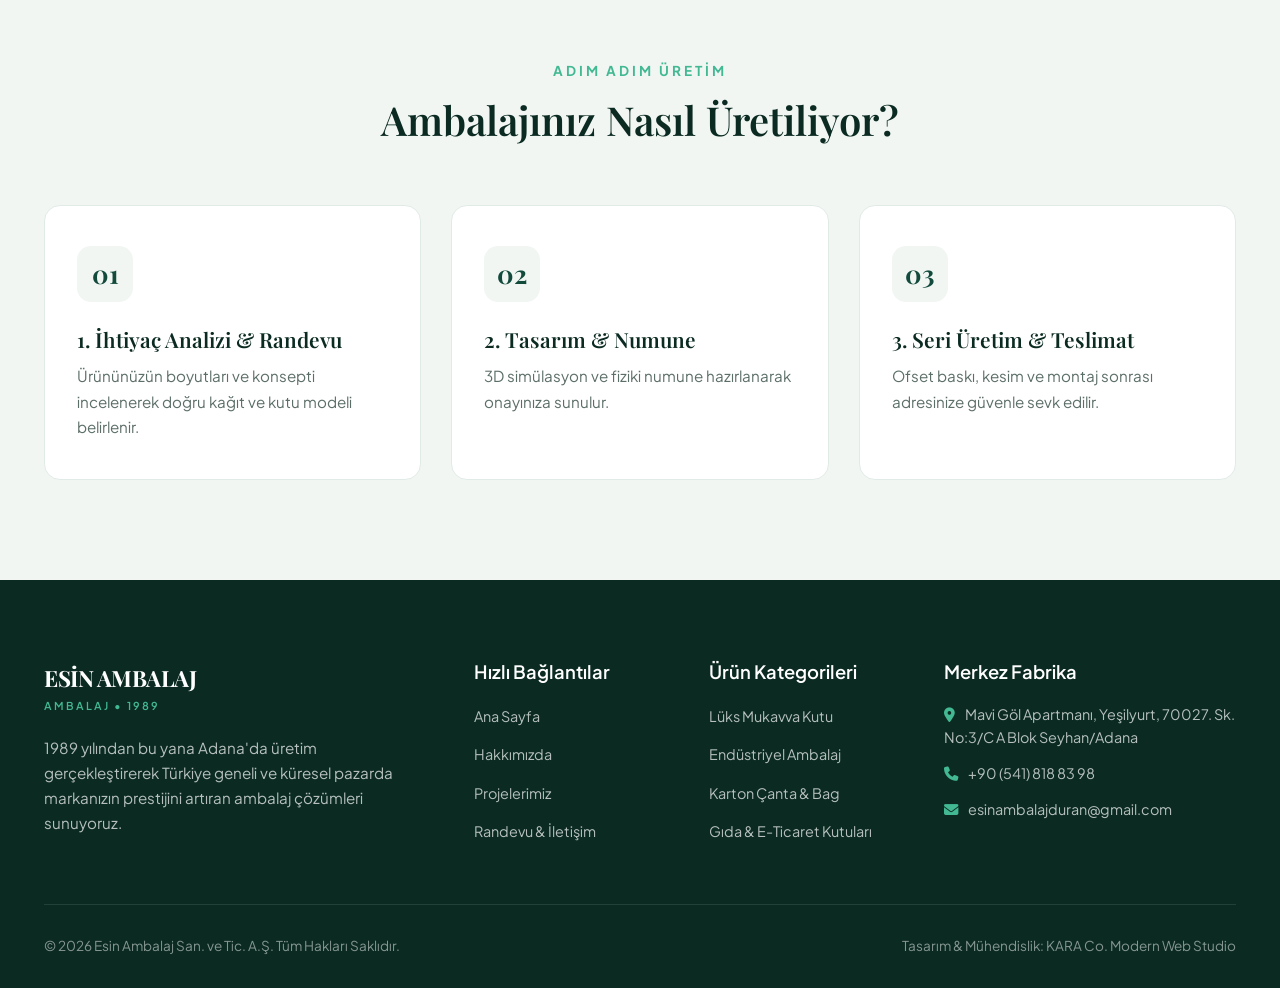
<file: projeler.html>
<!DOCTYPE html>
<html lang="tr">
<head>
  <meta charset="UTF-8">
  <meta name="viewport" content="width=device-width, initial-scale=1.0">
  <meta name="description" content="Esin Ambalaj - Adana'da 1989'dan bu yana sürdürülebilir, lüks ve özel ambalaj çözümleri üretmektedir.">
  <title>Esin Ambalaj | Estetik & Sürdürülebilir Ambalaj Çözümleri</title>
  
  <!-- Google Fonts -->
  <link rel="preconnect" href="https://fonts.googleapis.com">
  <link rel="preconnect" href="https://fonts.gstatic.com" crossorigin>
  <link href="https://fonts.googleapis.com/css2?family=Playfair+Display:ital,wght@0,500;0,600;0,700;1,400&family=Plus+Jakarta+Sans:wght@400;500;600;700&display=swap" rel="stylesheet">
  
  <!-- FontAwesome Icons -->
  <link rel="stylesheet" href="https://cdnjs.cloudflare.com/ajax/libs/font-awesome/6.4.0/css/all.min.css">
  
  <!-- Custom CSS -->
  <link rel="stylesheet" href="css/style.css">
</head>
<body>

  <!-- Navigation Bar -->
  <header class="navbar">
    <div class="container nav-container">
      <a href="index.html" class="brand-logo">
        <div class="logo-text">
          <span class="logo-title">ESİN AMBALAJ</span>
          <span class="logo-subtitle">AMBALAJ • 1989</span>
        </div>
      </a>

      <nav>
        <ul class="nav-menu">
          <li><a href="index.html" class="nav-link ">Ana Sayfa</a></li>
          <li><a href="hakkimizda.html" class="nav-link ">Hakkımızda</a></li>
          <li><a href="projeler.html" class="nav-link active">Projelerimiz</a></li>
          <li><a href="iletisim.html" class="nav-link ">İletişim</a></li>
        </ul>
      </nav>

      <div class="nav-actions">
        <a href="iletisim.html#teklif-formu" class="btn btn-primary">
          <i class="fa-solid fa-paper-plane"></i>
          <span>Teklif Al</span>
        </a>
        <button class="hamburger" aria-label="Menü Aç">
          <span></span>
          <span></span>
          <span></span>
        </button>
      </div>
    </div>
  </header>

  <!-- Page Header -->
  <section style="padding: 160px 0 80px; background: linear-gradient(135deg, var(--primary-dark) 0%, var(--primary) 100%); color: #fff; text-align: center;">
    <div class="container">
      <span style="color: var(--accent-mint); font-weight: 700; letter-spacing: 3px; font-size: 0.85rem; text-transform: uppercase;">Portfolio & Ürün Çeşitlerimiz</span>
      <h1 style="color: #fff; font-size: 3rem; margin-top: 10px;">Tamamlanan Projelerimiz</h1>
      <p style="color: rgba(255,255,255,0.8); max-width: 600px; margin: 16px auto 0;">Sektörlere özel ürettiğimiz yenilikçi ve estetik ambalaj koleksiyonumuzu inceleyin.</p>
    </div>
  </section>

  <!-- Interactive Project Gallery -->
  <section class="section-padding">
    <div class="container">
      <!-- Dynamic Filter Buttons -->
      <div class="filter-bar fade-in-up">
        <button class="filter-btn active" data-filter="all">Tüm Projeler</button>
        <button class="filter-btn" data-filter="luks">Lüks Mukavva Kutu</button>
        <button class="filter-btn" data-filter="canta">Karton Çanta</button>
        <button class="filter-btn" data-filter="endustriyel">Endüstriyel & Kargo</button>
        <button class="filter-btn" data-filter="gida">Gıda Ambalajı</button>
      </div>

      <!-- Projects Grid -->
      <div class="projects-grid">
        <!-- Project 1 -->
        <div class="project-card fade-in-up" data-category="luks">
          <div class="project-img-wrapper">
            <div class="project-placeholder-art">
              <i class="fa-solid fa-gem" style="font-size: 3rem; margin-bottom: 12px; color: var(--accent-gold);"></i>
              <h4 style="color:#fff;">Mıknatıslı Sert Kutu</h4>
            </div>
            <span class="project-badge">Lüks Ambalaj</span>
          </div>
          <div class="project-body">
            <h3 class="project-title">Kozmetik Özel Hediye Kutusu</h3>
            <p class="project-desc">Özel kadife kaplamalı, mıknatıs kilitli elit parfüm ve bakım seti ambalajı.</p>
            <div class="project-meta">
              <span>2025</span>
            </div>
          </div>
        </div>

        <!-- Project 2 -->
        <div class="project-card fade-in-up" data-category="canta">
          <div class="project-img-wrapper">
            <div class="project-placeholder-art">
              <i class="fa-solid fa-bag-shopping" style="font-size: 3rem; margin-bottom: 12px; color: var(--accent-mint);"></i>
              <h4 style="color:#fff;">Yaldız Baskılı Karton Çanta</h4>
            </div>
            <span class="project-badge">Karton Çanta</span>
          </div>
          <div class="project-body">
            <h3 class="project-title">Butik Tekstil Mağaza Çantası</h3>
            <p class="project-desc">250gr Amerikan Bristol, altın varak baskı ve kurdele saplı özel tasarım çanta.</p>
            <div class="project-meta">
              <span>2026</span>
            </div>
          </div>
        </div>

        <!-- Project 3 -->
        <div class="project-card fade-in-up" data-category="endustriyel">
          <div class="project-img-wrapper">
            <div class="project-placeholder-art">
              <i class="fa-solid fa-boxes-packing" style="font-size: 3rem; margin-bottom: 12px; color: #fff;"></i>
              <h4 style="color:#fff;">Oluklu Dayanıklı Kargo Kutusu</h4>
            </div>
            <span class="project-badge">Endüstriyel</span>
          </div>
          <div class="project-body">
            <h3 class="project-title">E-Ticaret Ağır Yük Ambalajı</h3>
            <p class="project-desc">Çift dalga dopel korumalı, kırılmaya karşı darbe emici iç havalı sistem.</p>
            <div class="project-meta">
              <span>2025</span>
            </div>
          </div>
        </div>

        <!-- Project 4 -->
        <div class="project-card fade-in-up" data-category="gida">
          <div class="project-img-wrapper">
            <div class="project-placeholder-art">
              <i class="fa-solid fa-utensils" style="font-size: 3rem; margin-bottom: 12px; color: var(--accent-gold);"></i>
              <h4 style="color:#fff;">Hijyenik Gıda Kutusu</h4>
            </div>
            <span class="project-badge">Gıda Ambalajı</span>
          </div>
          <div class="project-body">
            <h3 class="project-title">Gurme Baklava & Tatlı Kutusu</h3>
            <p class="project-desc">Gıdaya uygun sertifikalı iç PE kaplamalı, sızdırmaz pencereli lüks kutu.</p>
            <div class="project-meta">
              <span>2026</span>
            </div>
          </div>
        </div>

        <!-- Project 5 -->
        <div class="project-card fade-in-up" data-category="luks">
          <div class="project-img-wrapper">
            <div class="project-placeholder-art">
              <i class="fa-solid fa-clock" style="font-size: 3rem; margin-bottom: 12px; color: var(--accent-mint);"></i>
              <h4 style="color:#fff;">Saat & Aksesuar Kutusu</h4>
            </div>
            <span class="project-badge">Lüks Ambalaj</span>
          </div>
          <div class="project-body">
            <h3 class="project-title">Ahşap Detaylı Süngerli Kutu</h3>
            <p class="project-desc">İç kısmı özel kesim EVA süngerli, yüksek mukavemetli aksesuar sunum ambalajı.</p>
            <div class="project-meta">
              <span>2025</span>
            </div>
          </div>
        </div>

        <!-- Project 6 -->
        <div class="project-card fade-in-up" data-category="canta">
          <div class="project-img-wrapper">
            <div class="project-placeholder-art">
              <i class="fa-solid fa-leaf" style="font-size: 3rem; margin-bottom: 12px; color: #fff;"></i>
              <h4 style="color:#fff;">Ekoyol Kraft Torba</h4>
            </div>
            <span class="project-badge">Karton Çanta</span>
          </div>
          <div class="project-body">
            <h3 class="project-title">Doğa Dostu Kraft Alışveriş Çantası</h3>
            <p class="project-desc">%100 geri dönüştürülmüş esmer kraft kağıt ve büküm saplı çevreci çanta.</p>
            <div class="project-meta">
              <span>2026</span>
            </div>
          </div>
        </div>
      </div>
    </div>
  </section>

  <!-- Order Process CTA -->
  <section class="section-padding" style="background-color: var(--bg-subtle);">
    <div class="container">
      <div class="section-header fade-in-up">
        <span class="section-subtitle">Adım Adım Üretim</span>
        <h2 class="section-title">Ambalajınız Nasıl Üretiliyor?</h2>
      </div>

      <div class="features-grid">
        <div class="feature-card fade-in-up">
          <div class="feature-icon"><span style="font-weight:700; font-family: var(--font-heading);">01</span></div>
          <h3 class="feature-title">1. İhtiyaç Analizi & Randevu</h3>
          <p class="feature-text">Ürününüzün boyutları ve konsepti incelenerek doğru kağıt ve kutu modeli belirlenir.</p>
        </div>

        <div class="feature-card fade-in-up">
          <div class="feature-icon"><span style="font-weight:700; font-family: var(--font-heading);">02</span></div>
          <h3 class="feature-title">2. Tasarım & Numune</h3>
          <p class="feature-text">3D simülasyon ve fiziki numune hazırlanarak onayınıza sunulur.</p>
        </div>

        <div class="feature-card fade-in-up">
          <div class="feature-icon"><span style="font-weight:700; font-family: var(--font-heading);">03</span></div>
          <h3 class="feature-title">3. Seri Üretim & Teslimat</h3>
          <p class="feature-text">Ofset baskı, kesim ve montaj sonrası adresinize güvenle sevk edilir.</p>
        </div>
      </div>
    </div>
  </section>

  <!-- Floating Quick Action Buttons -->
  <div class="floating-actions">
    <a href="https://wa.me/905320000000" target="_blank" class="float-btn float-whatsapp" title="WhatsApp Hızlı İletişim">
      <i class="fa-brands fa-whatsapp"></i>
    </a>
    <a href="https://instagram.com" target="_blank" class="float-btn float-instagram" title="Instagram Sayfamız">
      <i class="fa-brands fa-instagram"></i>
    </a>
    <a href="#" class="float-btn float-top" title="Yukarı Çık">
      <i class="fa-solid fa-arrow-up"></i>
    </a>
  </div>

  <!-- Footer -->
  <footer class="footer">
    <div class="container">
      <div class="footer-grid">
        <div class="footer-brand">
          <div class="brand-logo" style="margin-bottom: 20px;">
            <div class="logo-text">
              <span class="logo-title" style="color: #fff;">ESİN AMBALAJ</span>
              <span class="logo-subtitle">AMBALAJ • 1989</span>
            </div>
          </div>
          <p>1989 yılından bu yana Adana'da üretim gerçekleştirerek Türkiye geneli ve küresel pazarda markanızın prestijini artıran ambalaj çözümleri sunuyoruz.</p>
        </div>

        <div>
          <h4 class="footer-title">Hızlı Bağlantılar</h4>
          <ul class="footer-links">
            <li><a href="index.html">Ana Sayfa</a></li>
            <li><a href="hakkimizda.html">Hakkımızda</a></li>
            <li><a href="projeler.html">Projelerimiz</a></li>
            <li><a href="iletisim.html">Randevu & İletişim</a></li>
          </ul>
        </div>

        <div>
          <h4 class="footer-title">Ürün Kategorileri</h4>
          <ul class="footer-links">
            <li><a href="projeler.html">Lüks Mukavva Kutu</a></li>
            <li><a href="projeler.html">Endüstriyel Ambalaj</a></li>
            <li><a href="projeler.html">Karton Çanta & Bag</a></li>
            <li><a href="projeler.html">Gıda & E-Ticaret Kutuları</a></li>
          </ul>
        </div>

        <div>
          <h4 class="footer-title">Merkez Fabrika</h4>
          <p style="color: rgba(255,255,255,0.7); font-size: 0.9rem; margin-bottom: 12px;">
            <i class="fa-solid fa-location-dot text-mint" style="margin-right: 8px;"></i>
            Mavi Göl Apartmanı, Yeşilyurt, 70027. Sk. No:3/C A Blok Seyhan/Adana
          </p>
          <p style="color: rgba(255,255,255,0.7); font-size: 0.9rem; margin-bottom: 12px;">
            <i class="fa-solid fa-phone text-mint" style="margin-right: 8px;"></i>
            +90 (541) 818 83 98
          </p>
          <p style="color: rgba(255,255,255,0.7); font-size: 0.9rem;">
            <i class="fa-solid fa-envelope text-mint" style="margin-right: 8px;"></i>
            esinambalajduran@gmail.com
          </p>
        </div>
      </div>

      <div class="footer-bottom">
        <p>&copy; 2026 Esin Ambalaj San. ve Tic. A.Ş. Tüm Hakları Saklıdır.</p>
        <p>Tasarım & Mühendislik: KARA Co. Modern Web Studio</p>
      </div>
    </div>
  </footer>

  <script src="js/script.js"></script>
</body>
</html>
</file>
<file: css/style.css>
/* ==========================================
   ESIN AMBALAJ - Premium & Modern CSS
   Colors: Deep Emerald, Sage Green, Mint, Off-White, Gold Accent
   ========================================== */

:root {
  --primary-dark: #0B2B22;
  --primary: #124A3B;
  --primary-light: #1D6B56;
  --accent-mint: #42B893;
  --accent-gold: #C5A059;
  --bg-cream: #FAFCFA;
  --bg-surface: #FFFFFF;
  --bg-subtle: #F1F6F3;
  --text-main: #1C2825;
  --text-muted: #5C6E68;
  --text-light: #F4F8F6;
  --border-light: #E1EBE6;
  --shadow-sm: 0 4px 12px rgba(11, 43, 34, 0.05);
  --shadow-md: 0 8px 24px rgba(11, 43, 34, 0.08);
  --shadow-lg: 0 16px 40px rgba(11, 43, 34, 0.12);
  --font-heading: 'Playfair Display', Georgia, serif;
  --font-body: 'Plus Jakarta Sans', system-ui, -apple-system, sans-serif;
  --transition-fast: 0.25s cubic-bezier(0.16, 1, 0.3, 1);
  --transition-smooth: 0.4s cubic-bezier(0.16, 1, 0.3, 1);
  --radius-sm: 8px;
  --radius-md: 16px;
  --radius-lg: 24px;
}

/* Reset & Base */
*, *::before, *::after {
  box-sizing: border-box;
  margin: 0;
  padding: 0;
}

html {
  scroll-behavior: smooth;
  font-size: 16px;
}

body {
  font-family: var(--font-body);
  background-color: var(--bg-cream);
  color: var(--text-main);
  line-height: 1.65;
  overflow-x: hidden;
  -webkit-font-smoothing: antialiased;
}

a {
  text-decoration: none;
  color: inherit;
  transition: color var(--transition-fast);
}

img {
  max-width: 100%;
  height: auto;
  display: block;
}

/* Typography */
h1, h2, h3, h4, .serif-font {
  font-family: var(--font-heading);
  font-weight: 600;
  line-height: 1.25;
  color: var(--primary-dark);
}

.text-gold {
  color: var(--accent-gold);
}

.text-mint {
  color: var(--accent-mint);
}

/* Container */
.container {
  width: 100%;
  max-width: 1240px;
  margin: 0 auto;
  padding: 0 24px;
}

/* Section Styling */
.section-padding {
  padding: 100px 0;
}

.section-header {
  text-align: center;
  max-width: 700px;
  margin: 0 auto 60px;
}

.section-subtitle {
  text-transform: uppercase;
  font-size: 0.85rem;
  letter-spacing: 3px;
  font-weight: 700;
  color: var(--accent-mint);
  margin-bottom: 12px;
  display: inline-block;
}

.section-title {
  font-size: 2.5rem;
  margin-bottom: 16px;
}

.section-description {
  color: var(--text-muted);
  font-size: 1.1rem;
}

/* Header & Navigation */
.navbar {
  position: fixed;
  top: 0;
  left: 0;
  width: 100%;
  z-index: 1000;
  background: rgba(250, 252, 250, 0.85);
  backdrop-filter: blur(16px);
  -webkit-backdrop-filter: blur(16px);
  border-bottom: 1px solid rgba(225, 235, 230, 0.6);
  transition: all var(--transition-fast);
}

.navbar.scrolled {
  background: rgba(255, 255, 255, 0.95);
  box-shadow: var(--shadow-sm);
  padding: 8px 0;
}

.nav-container {
  display: flex;
  align-items: center;
  justify-content: space-between;
  height: 90px;
  transition: height var(--transition-fast);
}

.navbar.scrolled .nav-container {
  height: 70px;
}

.brand-logo {
  display: flex;
  align-items: center;
  gap: 12px;
}

.logo-mark {
  width: 44px;
  height: 44px;
  background: linear-gradient(135deg, var(--primary) 0%, var(--primary-dark) 100%);
  border-radius: var(--radius-sm);
  display: flex;
  align-items: center;
  justify-content: center;
  color: #fff;
  font-family: var(--font-heading);
  font-weight: 700;
  font-size: 1.4rem;
  box-shadow: 0 4px 12px rgba(18, 74, 59, 0.25);
  border: 1px solid rgba(255, 255, 255, 0.2);
}

.logo-text {
  display: flex;
  flex-direction: column;
}

.logo-title {
  font-family: var(--font-heading);
  font-size: 1.4rem;
  font-weight: 700;
  letter-spacing: -0.5px;
  color: var(--primary-dark);
}

.logo-subtitle {
  font-size: 0.68rem;
  letter-spacing: 2px;
  text-transform: uppercase;
  color: var(--accent-mint);
  font-weight: 600;
}

.nav-menu {
  display: flex;
  align-items: center;
  gap: 36px;
  list-style: none;
}

.nav-link {
  font-size: 0.95rem;
  font-weight: 500;
  color: var(--text-main);
  position: relative;
  padding: 6px 0;
}

.nav-link::after {
  content: '';
  position: absolute;
  bottom: 0;
  left: 0;
  width: 0%;
  height: 2px;
  background-color: var(--accent-mint);
  transition: width var(--transition-fast);
  border-radius: 2px;
}

.nav-link:hover::after,
.nav-link.active::after {
  width: 100%;
}

.nav-link.active {
  color: var(--primary);
  font-weight: 600;
}

.nav-actions {
  display: flex;
  align-items: center;
  gap: 16px;
}

/* Buttons */
.btn {
  display: inline-flex;
  align-items: center;
  justify-content: center;
  gap: 10px;
  padding: 14px 28px;
  border-radius: 50px;
  font-size: 0.95rem;
  font-weight: 600;
  cursor: pointer;
  transition: all var(--transition-smooth);
  border: 1px solid transparent;
}

.btn-primary {
  background: var(--primary);
  color: #ffffff;
  box-shadow: 0 4px 15px rgba(18, 74, 59, 0.2);
}

.btn-primary:hover {
  background: var(--primary-dark);
  transform: translateY(-2px);
  box-shadow: 0 8px 22px rgba(11, 43, 34, 0.3);
}

.btn-outline {
  background: transparent;
  color: var(--primary);
  border-color: var(--primary);
}

.btn-outline:hover {
  background: var(--primary);
  color: #ffffff;
  transform: translateY(-2px);
}

.btn-gold {
  background: var(--accent-gold);
  color: #ffffff;
}

.btn-gold:hover {
  background: #b08d4b;
  transform: translateY(-2px);
}

/* Hamburger Menu */
.hamburger {
  display: none;
  flex-direction: column;
  justify-content: space-between;
  width: 28px;
  height: 20px;
  background: transparent;
  border: none;
  cursor: pointer;
  z-index: 1001;
}

.hamburger span {
  width: 100%;
  height: 2px;
  background-color: var(--primary-dark);
  border-radius: 2px;
  transition: all var(--transition-fast);
}

/* Hero Section */
.hero {
  position: relative;
  min-height: 100vh;
  padding-top: 140px;
  padding-bottom: 80px;
  display: flex;
  align-items: center;
  background: linear-gradient(135deg, #FAFCFA 0%, #EBF3EF 100%);
  overflow: hidden;
}

.hero-bg-shapes {
  position: absolute;
  top: 0;
  left: 0;
  width: 100%;
  height: 100%;
  pointer-events: none;
  overflow: hidden;
}

.shape-1 {
  position: absolute;
  top: -10%;
  right: -5%;
  width: 600px;
  height: 600px;
  background: radial-gradient(circle, rgba(66, 184, 147, 0.12) 0%, rgba(255, 255, 255, 0) 70%);
  border-radius: 50%;
}

.shape-2 {
  position: absolute;
  bottom: -20%;
  left: -10%;
  width: 700px;
  height: 700px;
  background: radial-gradient(circle, rgba(18, 74, 59, 0.08) 0%, rgba(255, 255, 255, 0) 70%);
  border-radius: 50%;
}

.hero-grid {
  display: grid;
  grid-template-columns: 1.1fr 0.9fr;
  gap: 60px;
  align-items: center;
}

.hero-badge {
  display: inline-flex;
  align-items: center;
  gap: 8px;
  background: rgba(18, 74, 59, 0.06);
  border: 1px solid rgba(18, 74, 59, 0.15);
  padding: 8px 18px;
  border-radius: 30px;
  font-size: 0.85rem;
  font-weight: 600;
  color: var(--primary);
  margin-bottom: 24px;
}

.hero-title {
  font-size: 3.6rem;
  font-weight: 700;
  letter-spacing: -1px;
  margin-bottom: 24px;
  color: var(--primary-dark);
}

.hero-title span {
  color: var(--primary-light);
  font-style: italic;
  font-weight: 500;
}

.hero-desc {
  font-size: 1.15rem;
  color: var(--text-muted);
  margin-bottom: 36px;
  max-width: 540px;
}

.hero-cta {
  display: flex;
  align-items: center;
  gap: 16px;
  flex-wrap: wrap;
}

.hero-card-stack {
  position: relative;
  display: flex;
  justify-content: center;
}

.main-hero-card {
  width: 100%;
  max-width: 480px;
  background: var(--bg-surface);
  border-radius: var(--radius-lg);
  padding: 32px;
  box-shadow: var(--shadow-lg);
  border: 1px solid var(--border-light);
  position: relative;
  z-index: 2;
}

.floating-stat-card {
  position: absolute;
  bottom: -30px;
  left: -30px;
  background: var(--primary-dark);
  color: #fff;
  padding: 20px 24px;
  border-radius: var(--radius-md);
  box-shadow: var(--shadow-md);
  display: flex;
  align-items: center;
  gap: 16px;
  z-index: 3;
}

.stat-num {
  font-family: var(--font-heading);
  font-size: 2.2rem;
  font-weight: 700;
  color: var(--accent-gold);
}

.stat-lbl {
  font-size: 0.82rem;
  line-height: 1.3;
  color: rgba(255, 255, 255, 0.8);
}

/* Feature Cards Grid */
.features-grid {
  display: grid;
  grid-template-columns: repeat(auto-fit, minmax(280px, 1fr));
  gap: 30px;
}

.feature-card {
  background: var(--bg-surface);
  padding: 40px 32px;
  border-radius: var(--radius-md);
  border: 1px solid var(--border-light);
  transition: all var(--transition-smooth);
  position: relative;
  overflow: hidden;
}

.feature-card::before {
  content: '';
  position: absolute;
  top: 0;
  left: 0;
  width: 100%;
  height: 4px;
  background: linear-gradient(90deg, var(--primary), var(--accent-mint));
  opacity: 0;
  transition: opacity var(--transition-fast);
}

.feature-card:hover {
  transform: translateY(-8px);
  box-shadow: var(--shadow-md);
}

.feature-card:hover::before {
  opacity: 1;
}

.feature-icon {
  width: 56px;
  height: 56px;
  background: var(--bg-subtle);
  border-radius: 14px;
  display: flex;
  align-items: center;
  justify-content: center;
  color: var(--primary);
  font-size: 1.6rem;
  margin-bottom: 24px;
  transition: all var(--transition-fast);
}

.feature-card:hover .feature-icon {
  background: var(--primary);
  color: #ffffff;
}

.feature-title {
  font-size: 1.3rem;
  margin-bottom: 12px;
}

.feature-text {
  color: var(--text-muted);
  font-size: 0.95rem;
}

/* Project Cards & Dynamic Filter */
.filter-bar {
  display: flex;
  justify-content: center;
  gap: 12px;
  margin-bottom: 40px;
  flex-wrap: wrap;
}

.filter-btn {
  padding: 10px 24px;
  border-radius: 30px;
  background: var(--bg-surface);
  border: 1px solid var(--border-light);
  color: var(--text-main);
  font-weight: 600;
  font-size: 0.9rem;
  cursor: pointer;
  transition: all var(--transition-fast);
}

.filter-btn.active, .filter-btn:hover {
  background: var(--primary);
  color: #ffffff;
  border-color: var(--primary);
}

.projects-grid {
  display: grid;
  grid-template-columns: repeat(auto-fill, minmax(340px, 1fr));
  gap: 30px;
}

.project-card {
  background: var(--bg-surface);
  border-radius: var(--radius-md);
  overflow: hidden;
  border: 1px solid var(--border-light);
  box-shadow: var(--shadow-sm);
  transition: all var(--transition-smooth);
}

.project-card:hover {
  transform: translateY(-6px);
  box-shadow: var(--shadow-md);
}

.project-img-wrapper {
  position: relative;
  height: 240px;
  background-color: #E2ECE8;
  overflow: hidden;
  display: flex;
  align-items: center;
  justify-content: center;
}

.project-placeholder-art {
  width: 100%;
  height: 100%;
  display: flex;
  flex-direction: column;
  align-items: center;
  justify-content: center;
  background: linear-gradient(135deg, #124A3B 0%, #0B2B22 100%);
  color: #ffffff;
  text-align: center;
  padding: 20px;
}

.project-badge {
  position: absolute;
  top: 16px;
  left: 16px;
  background: rgba(255, 255, 255, 0.92);
  color: var(--primary-dark);
  padding: 6px 14px;
  border-radius: 20px;
  font-size: 0.75rem;
  font-weight: 700;
  text-transform: uppercase;
  letter-spacing: 1px;
}

.project-body {
  padding: 24px;
}

.project-title {
  font-size: 1.25rem;
  margin-bottom: 8px;
}

.project-desc {
  font-size: 0.9rem;
  color: var(--text-muted);
  margin-bottom: 16px;
}

.project-meta {
  display: flex;
  justify-content: space-between;
  align-items: center;
  font-size: 0.85rem;
  color: var(--accent-mint);
  font-weight: 600;
  border-top: 1px solid var(--border-light);
  padding-top: 12px;
}

/* Appointment / Form Styles */
.form-wrapper {
  background: var(--bg-surface);
  border-radius: var(--radius-lg);
  padding: 48px;
  box-shadow: var(--shadow-lg);
  border: 1px solid var(--border-light);
}

.form-grid {
  display: grid;
  grid-template-columns: 1fr 1fr;
  gap: 20px;
}

.form-group {
  display: flex;
  flex-direction: column;
  gap: 8px;
}

.form-group.full-width {
  grid-column: span 2;
}

.form-label {
  font-size: 0.9rem;
  font-weight: 600;
  color: var(--primary-dark);
}

.form-control {
  width: 100%;
  padding: 14px 18px;
  border: 1px solid var(--border-light);
  border-radius: var(--radius-sm);
  font-family: var(--font-body);
  font-size: 0.95rem;
  color: var(--text-main);
  background: var(--bg-cream);
  transition: all var(--transition-fast);
}

.form-control:focus {
  outline: none;
  border-color: var(--accent-mint);
  box-shadow: 0 0 0 4px rgba(66, 184, 147, 0.15);
  background: #ffffff;
}

textarea.form-control {
  resize: vertical;
  min-height: 120px;
}

/* Floating Action Buttons */
.floating-actions {
  position: fixed;
  bottom: 28px;
  right: 28px;
  display: flex;
  flex-direction: column;
  gap: 12px;
  z-index: 999;
}

.float-btn {
  width: 52px;
  height: 52px;
  border-radius: 50%;
  display: flex;
  align-items: center;
  justify-content: center;
  color: #fff;
  font-size: 1.4rem;
  box-shadow: var(--shadow-md);
  transition: all var(--transition-smooth);
}

.float-whatsapp {
  background-color: #25D366;
}

.float-instagram {
  background: linear-gradient(45deg, #f09433 0%, #e6683c 25%, #dc2743 50%, #cc2366 75%, #bc1888 100%);
}

.float-top {
  background: var(--primary-dark);
  opacity: 0;
  visibility: hidden;
}

.float-top.visible {
  opacity: 1;
  visibility: visible;
}

.float-btn:hover {
  transform: scale(1.1) translateY(-3px);
}

/* Footer */
.footer {
  background: var(--primary-dark);
  color: var(--text-light);
  padding: 80px 0 30px;
}

.footer-grid {
  display: grid;
  grid-template-columns: 2fr 1fr 1fr 1.5fr;
  gap: 40px;
  margin-bottom: 60px;
}

.footer-brand p {
  color: rgba(255, 255, 255, 0.7);
  margin-top: 16px;
  font-size: 0.95rem;
}

.footer-title {
  color: #ffffff;
  font-size: 1.15rem;
  margin-bottom: 20px;
  font-family: var(--font-body);
  font-weight: 600;
}

.footer-links {
  list-style: none;
  display: flex;
  flex-direction: column;
  gap: 12px;
}

.footer-links a {
  color: rgba(255, 255, 255, 0.7);
  font-size: 0.9rem;
}

.footer-links a:hover {
  color: var(--accent-mint);
  padding-left: 4px;
}

.footer-bottom {
  border-top: 1px solid rgba(255, 255, 255, 0.1);
  padding-top: 30px;
  display: flex;
  justify-content: space-between;
  align-items: center;
  font-size: 0.85rem;
  color: rgba(255, 255, 255, 0.5);
}

/* Scroll Animations */
.fade-in-up {
  opacity: 0;
  transform: translateY(30px);
  transition: opacity 0.8s ease, transform 0.8s ease;
}

.fade-in-up.appear {
  opacity: 1;
  transform: translateY(0);
}

/* Responsive Styles */
@media (max-width: 992px) {
  .hero-grid {
    grid-template-columns: 1fr;
    text-align: center;
  }
  .hero-desc {
    margin-left: auto;
    margin-right: auto;
  }
  .hero-cta {
    justify-content: center;
  }
  .floating-stat-card {
    left: 50%;
    transform: translateX(-50%);
    bottom: -20px;
  }
  .footer-grid {
    grid-template-columns: 1fr 1fr;
  }
}

@media (max-width: 768px) {
  .hamburger {
    display: flex;
  }
  .nav-menu {
    position: fixed;
    top: 0;
    right: -100%;
    width: 80%;
    max-width: 320px;
    height: 100vh;
    background: var(--bg-surface);
    flex-direction: column;
    justify-content: center;
    padding: 40px;
    box-shadow: var(--shadow-lg);
    transition: right var(--transition-smooth);
  }
  .nav-menu.open {
    right: 0;
  }
  .hero-title {
    font-size: 2.6rem;
  }
  .form-grid {
    grid-template-columns: 1fr;
  }
  .form-group.full-width {
    grid-column: span 1;
  }
  .footer-grid {
    grid-template-columns: 1fr;
  }
}
</file>
